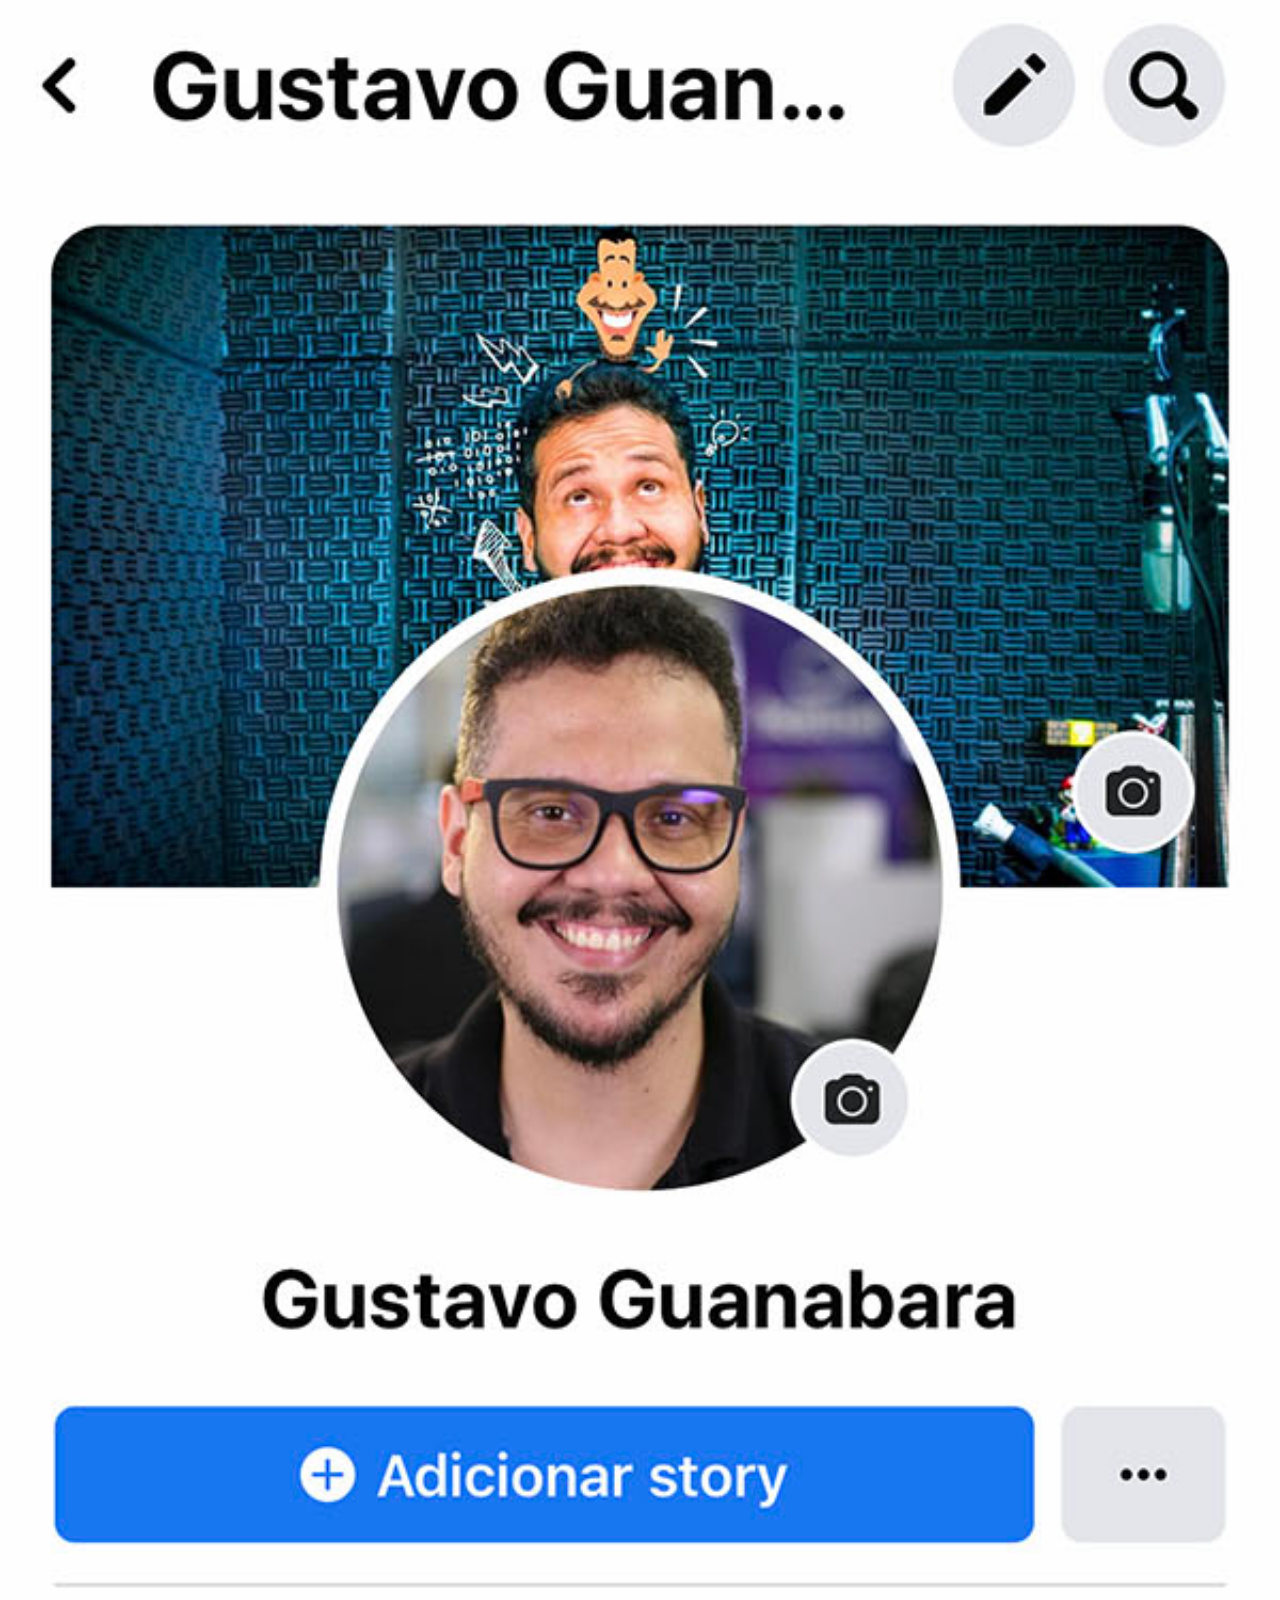
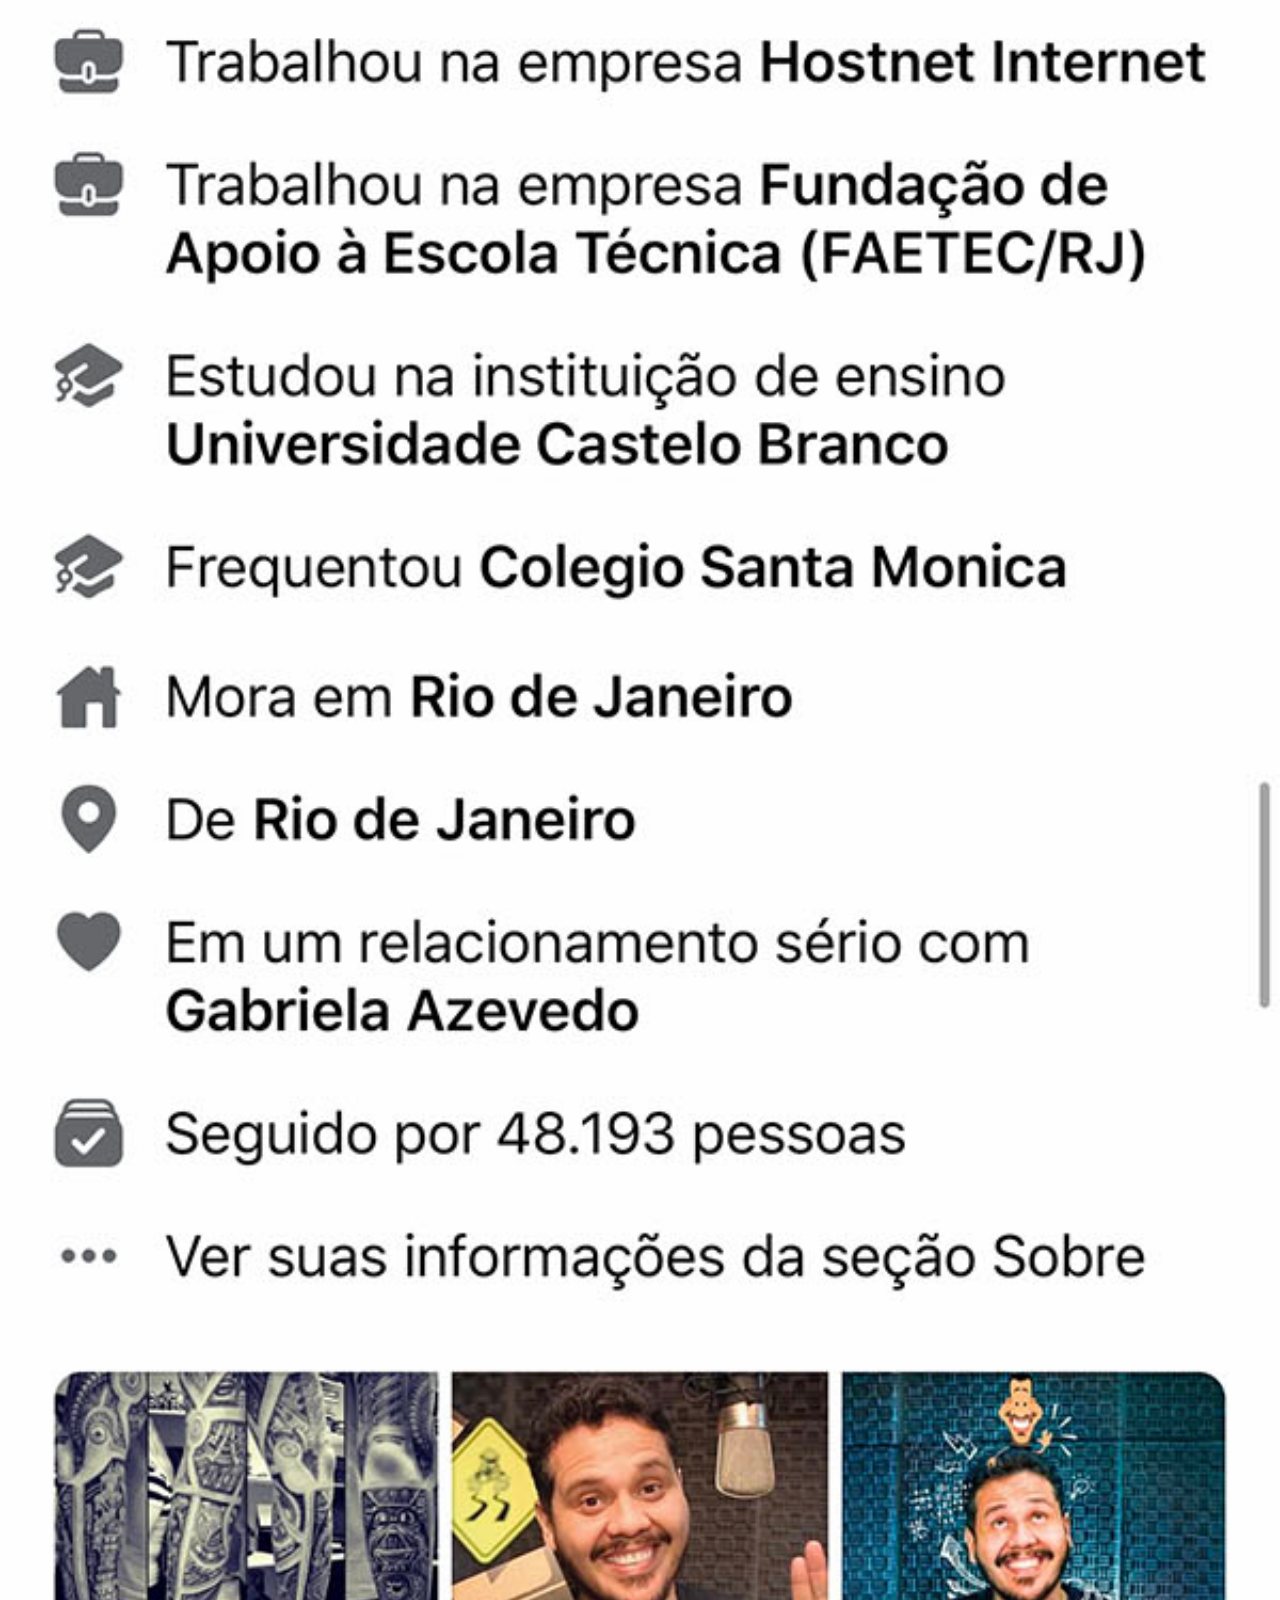
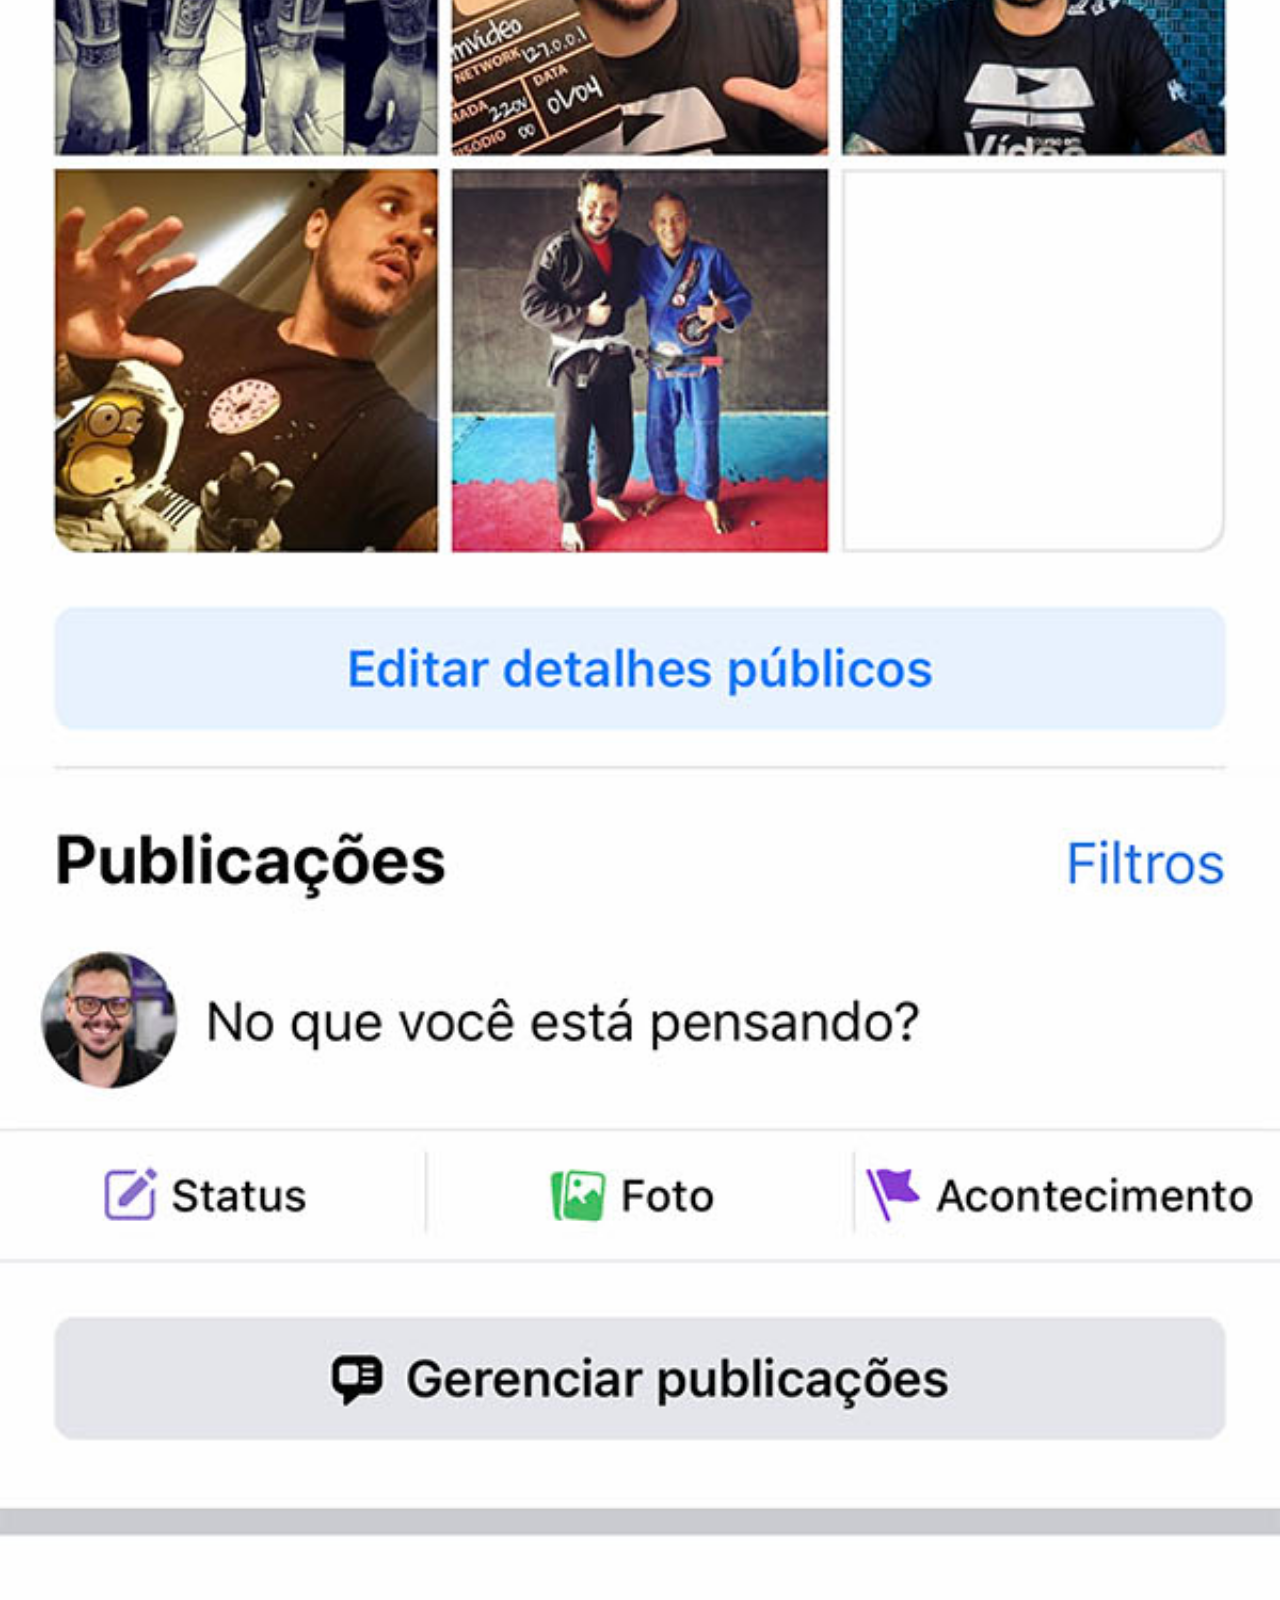
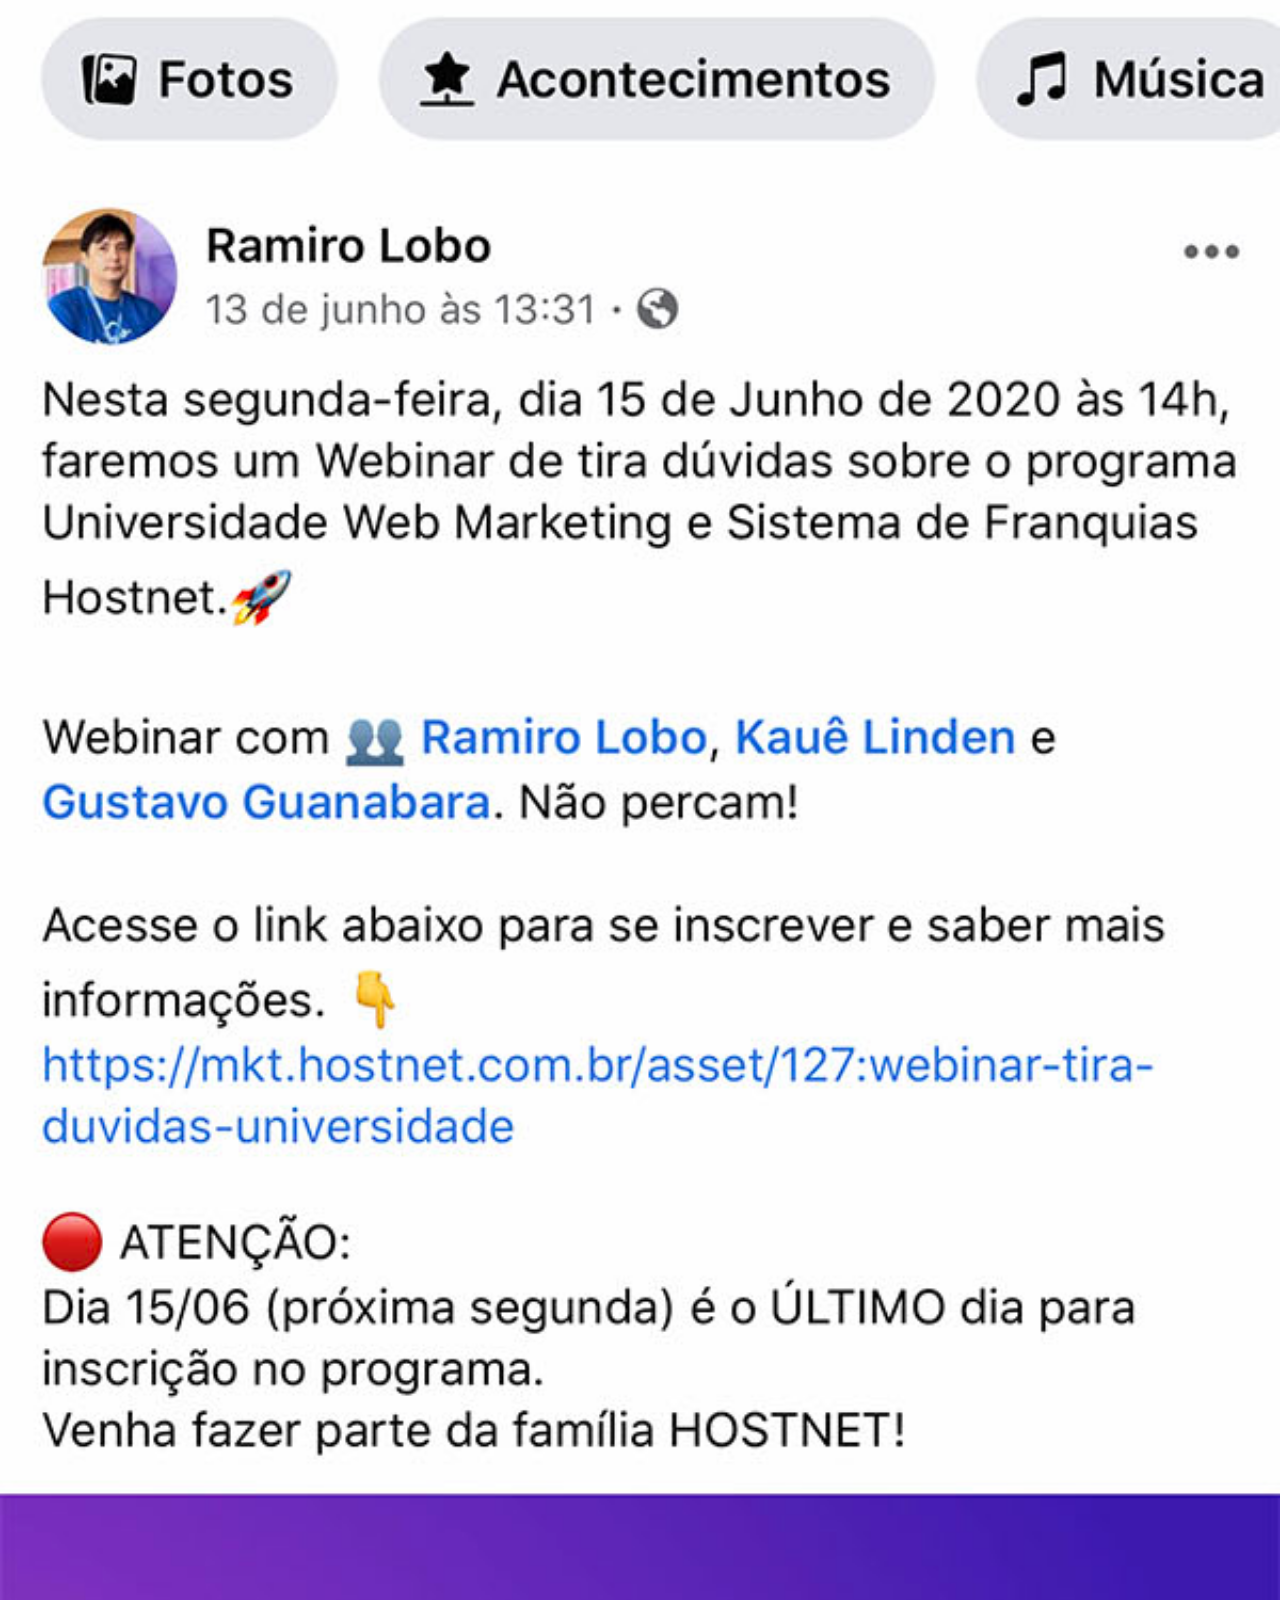
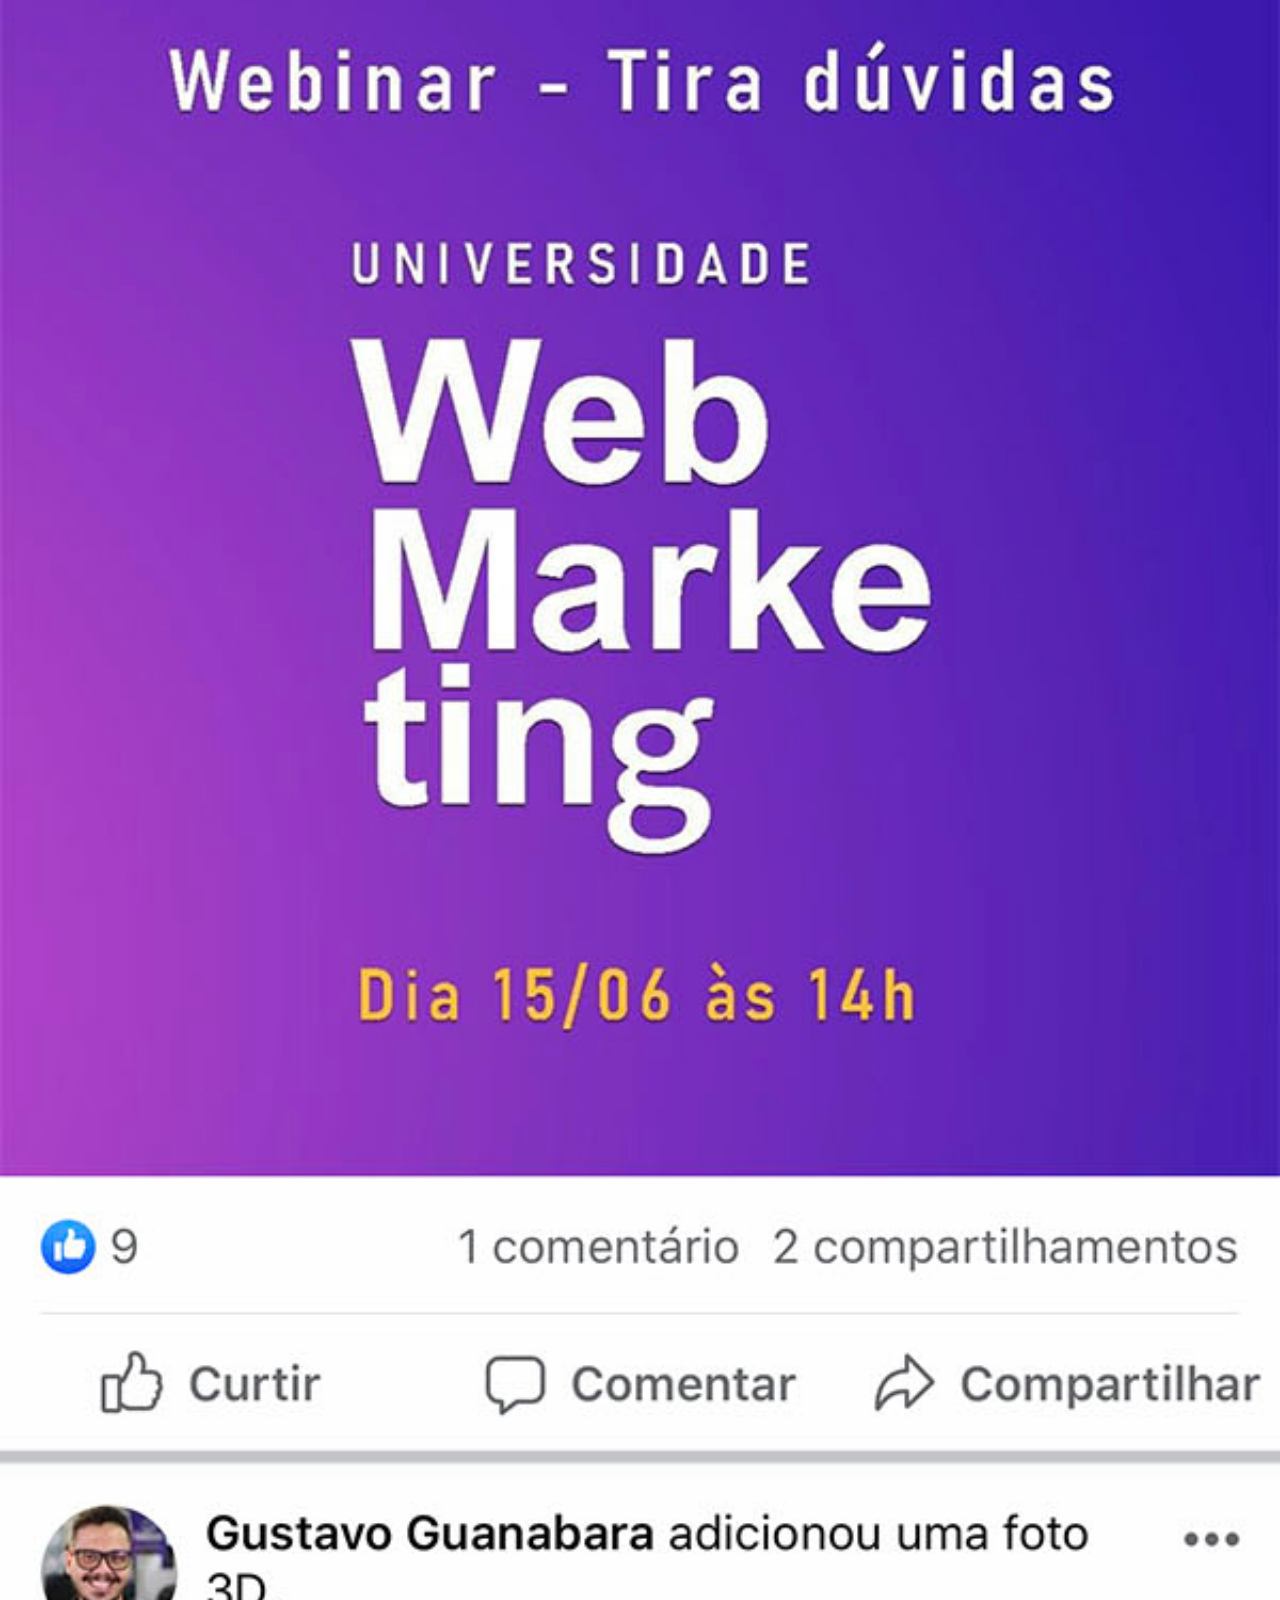
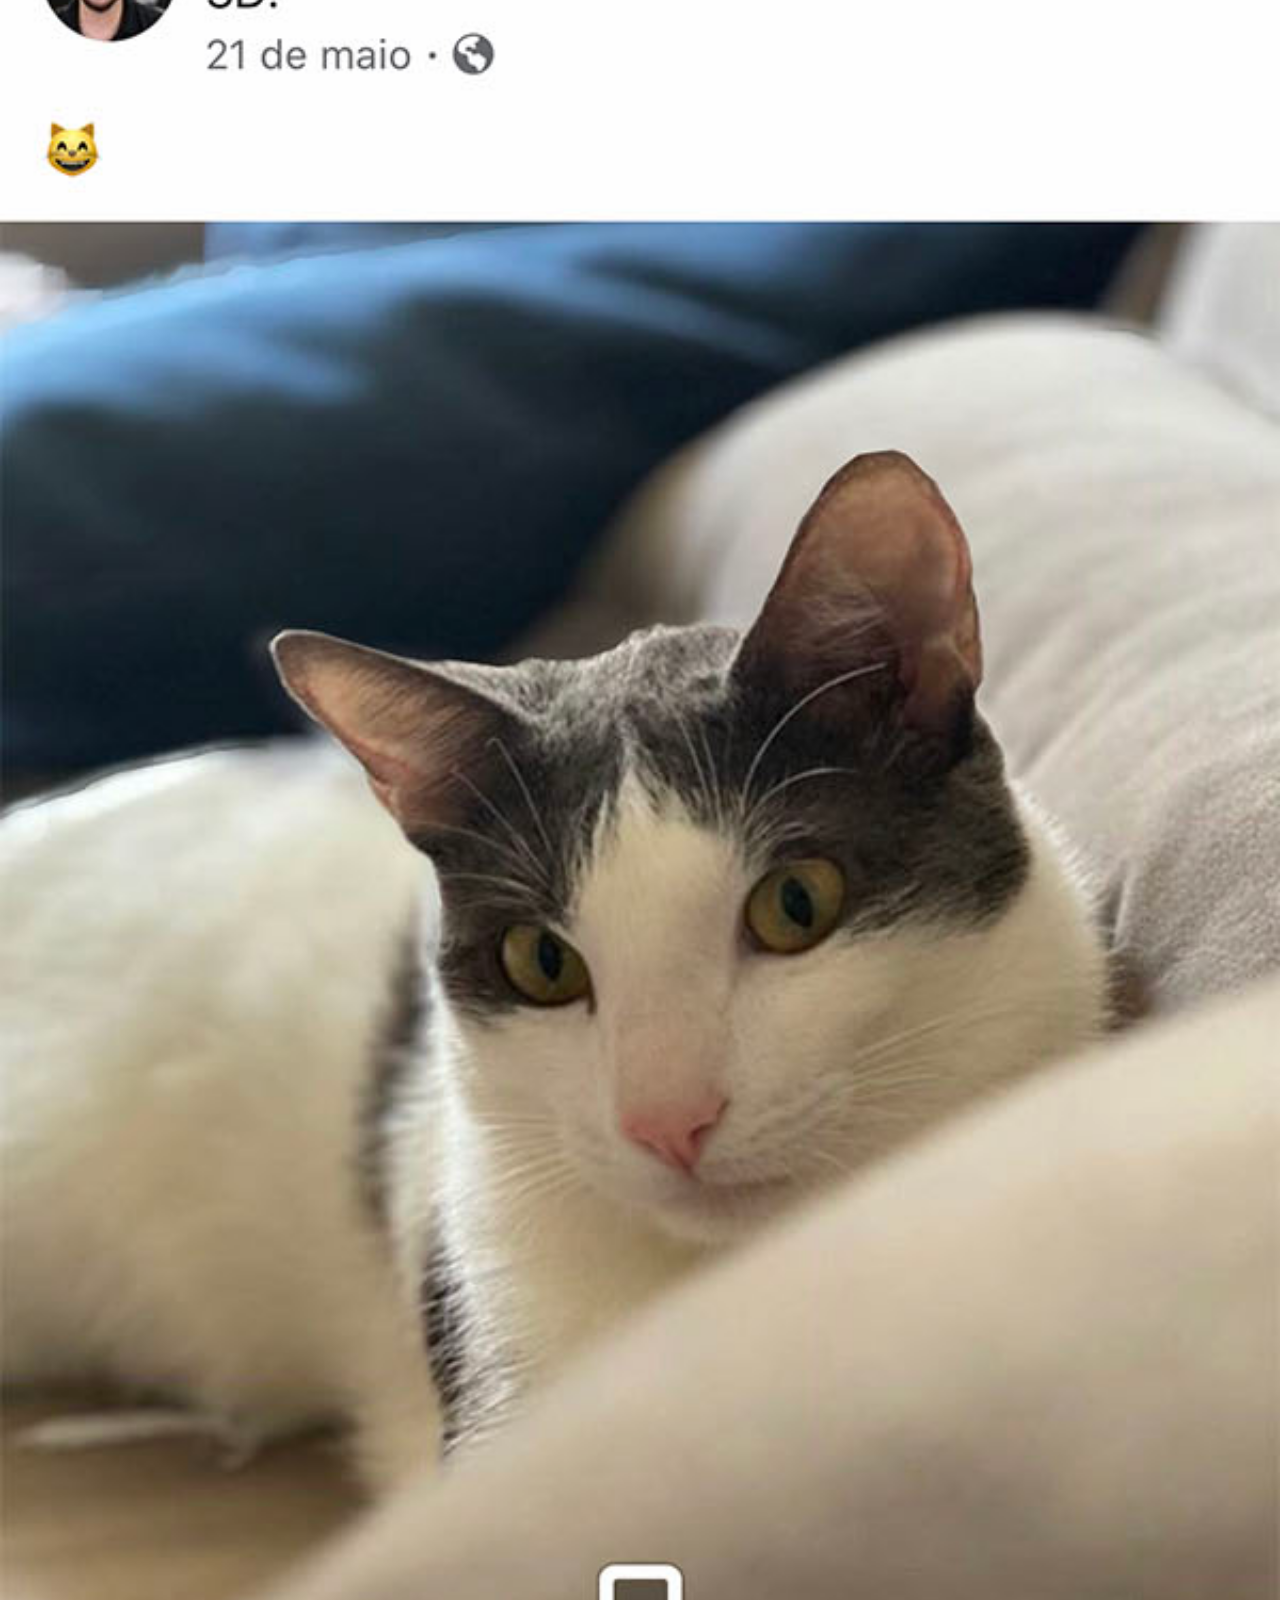
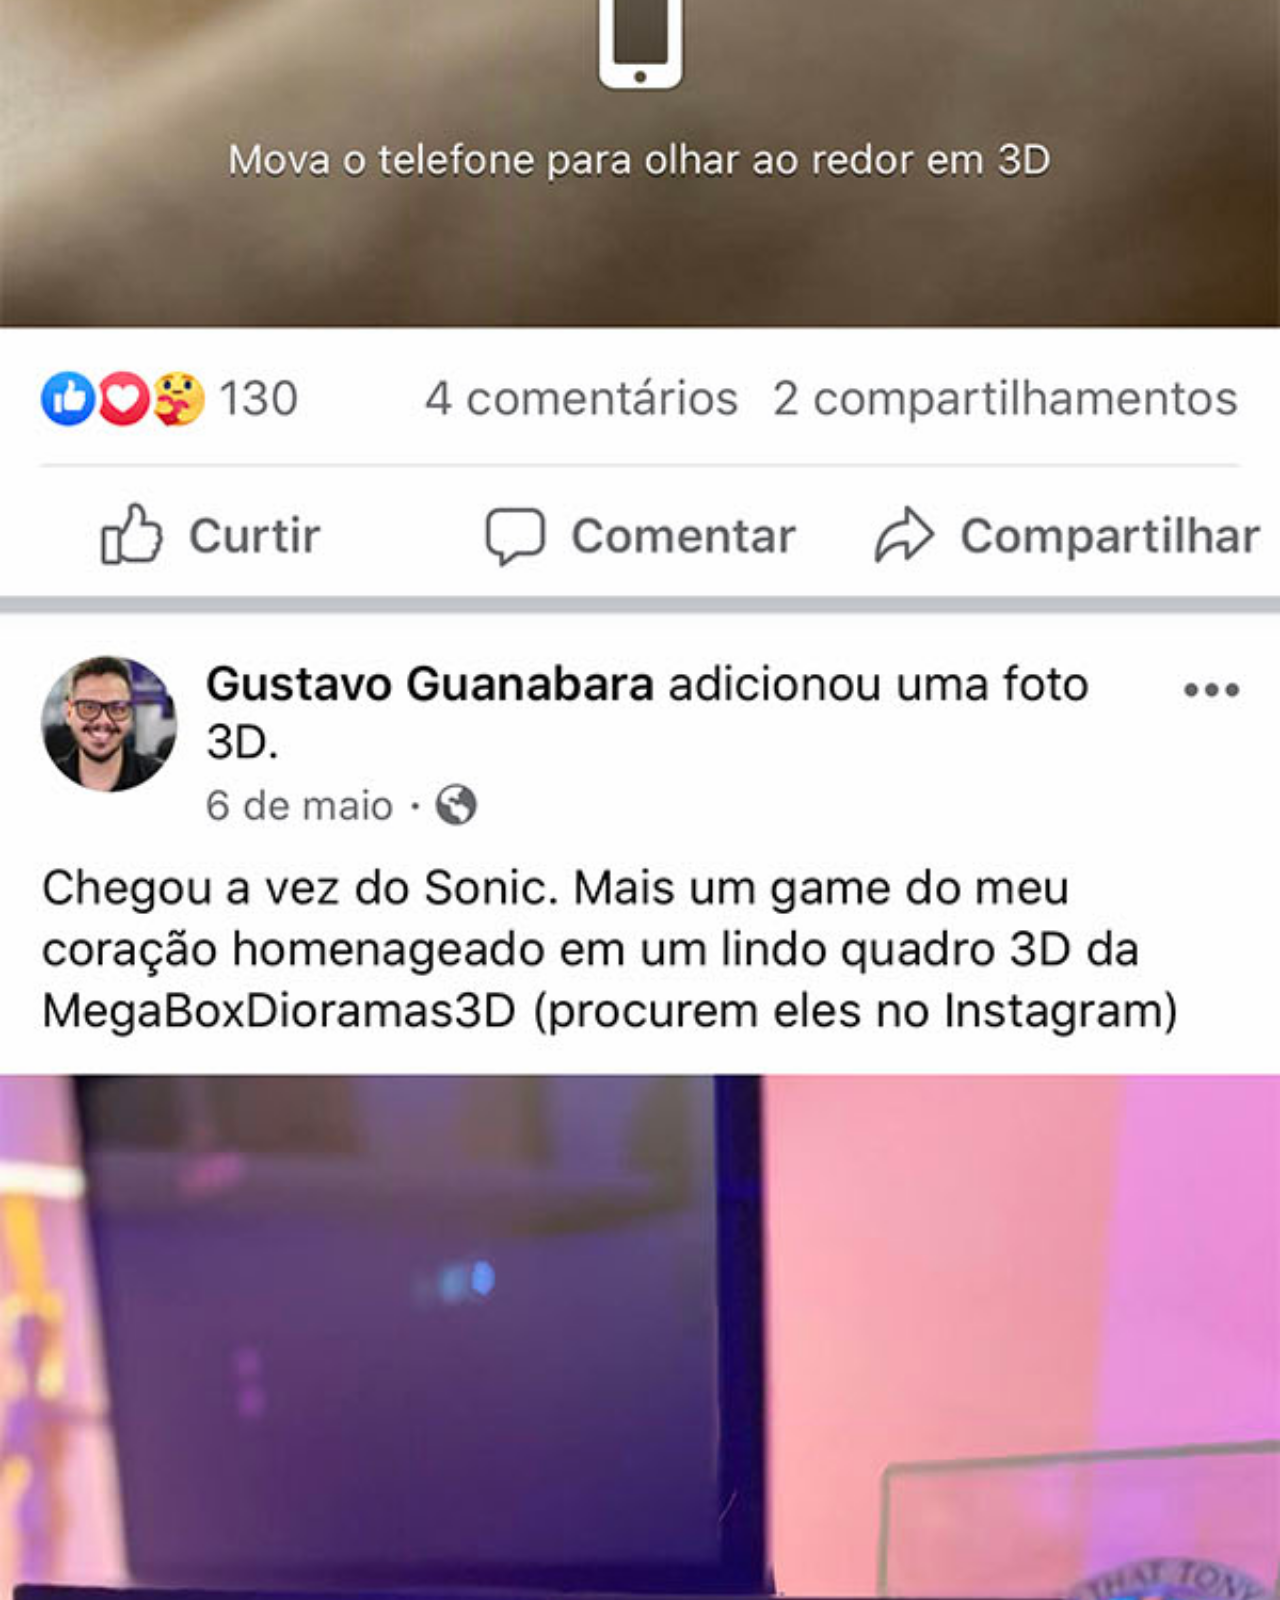
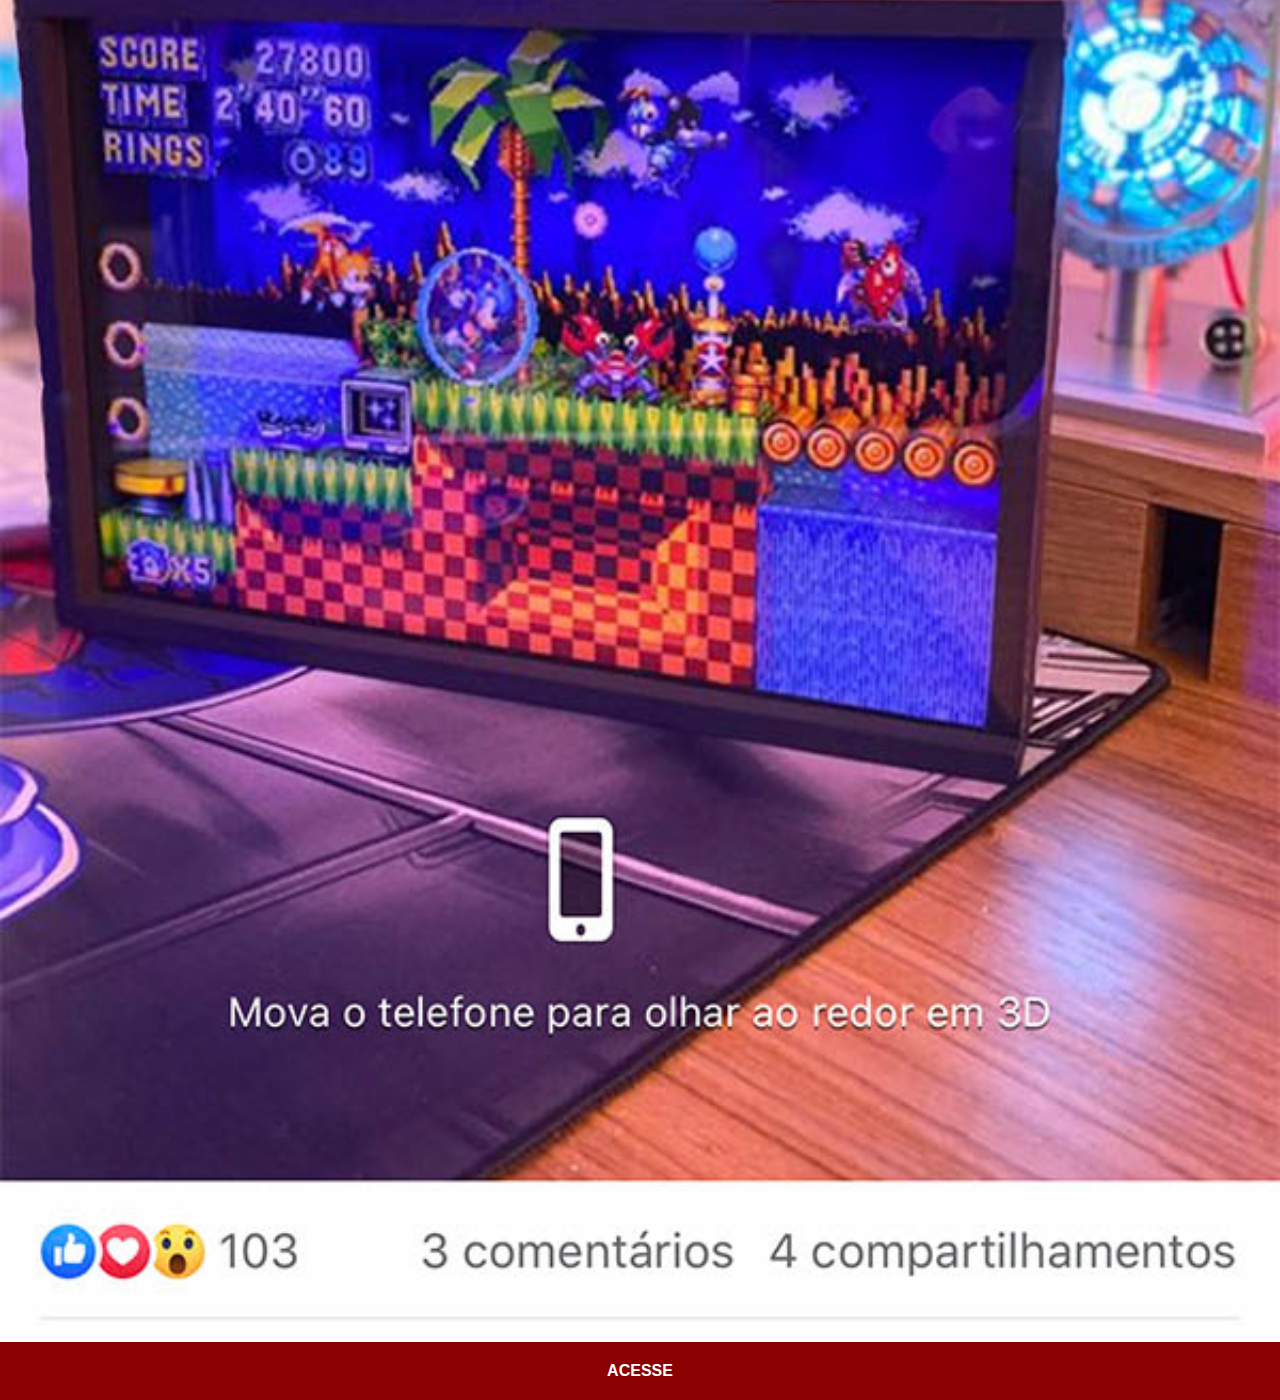
<file: facebook.html>
<!DOCTYPE html>
<html lang="pt-br">
<head>
    <meta charset="UTF-8">
    <meta http-equiv="X-UA-Compatible" content="IE=edge">
    <meta name="viewport" content="width=device-width, initial-scale=1.0">
    <title>Facebook</title>
    <link rel="stylesheet" href="estilos/social.css">
</head>
<body>
    <img src="imagens/tela-facebook.jpg" alt="Facebook">
    <a href="https://www.facebook.com/mari.jhulyan/" target="_blank">ACESSE</a>
</body>
</html>
</file>
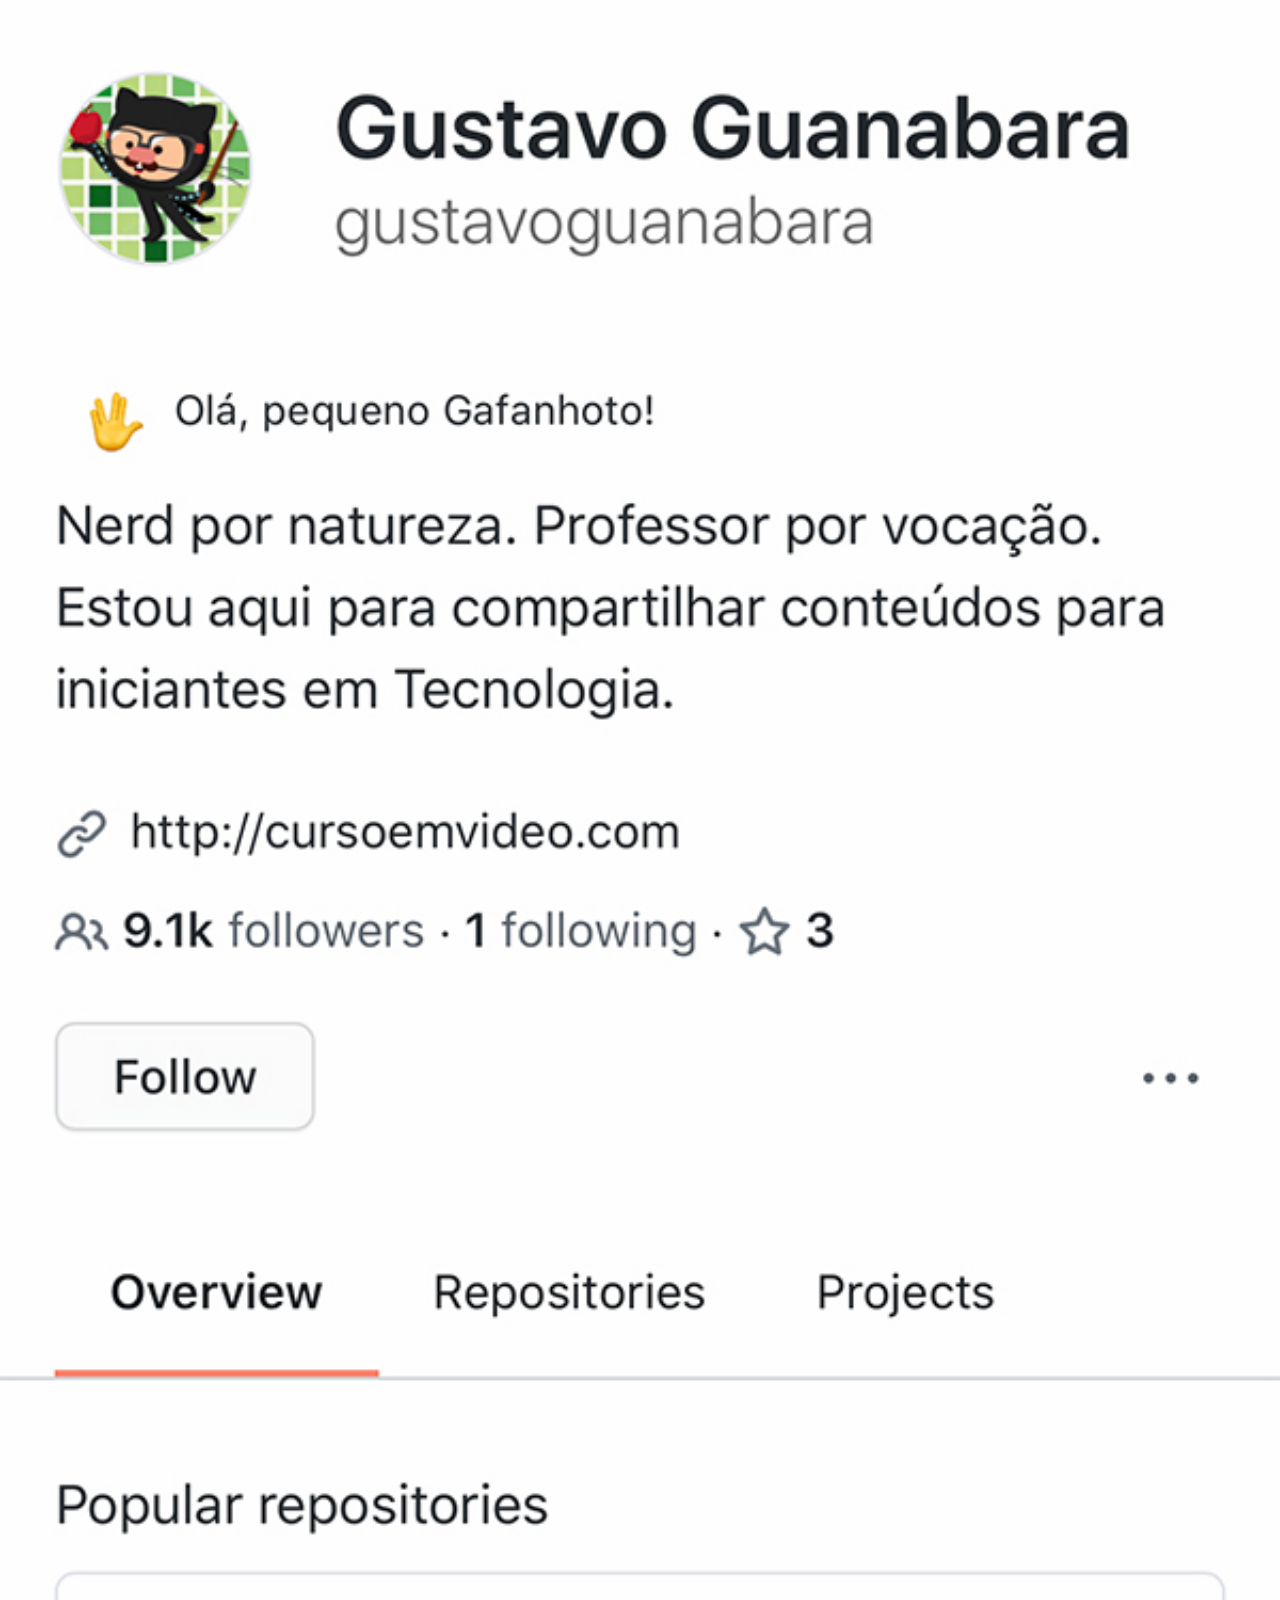
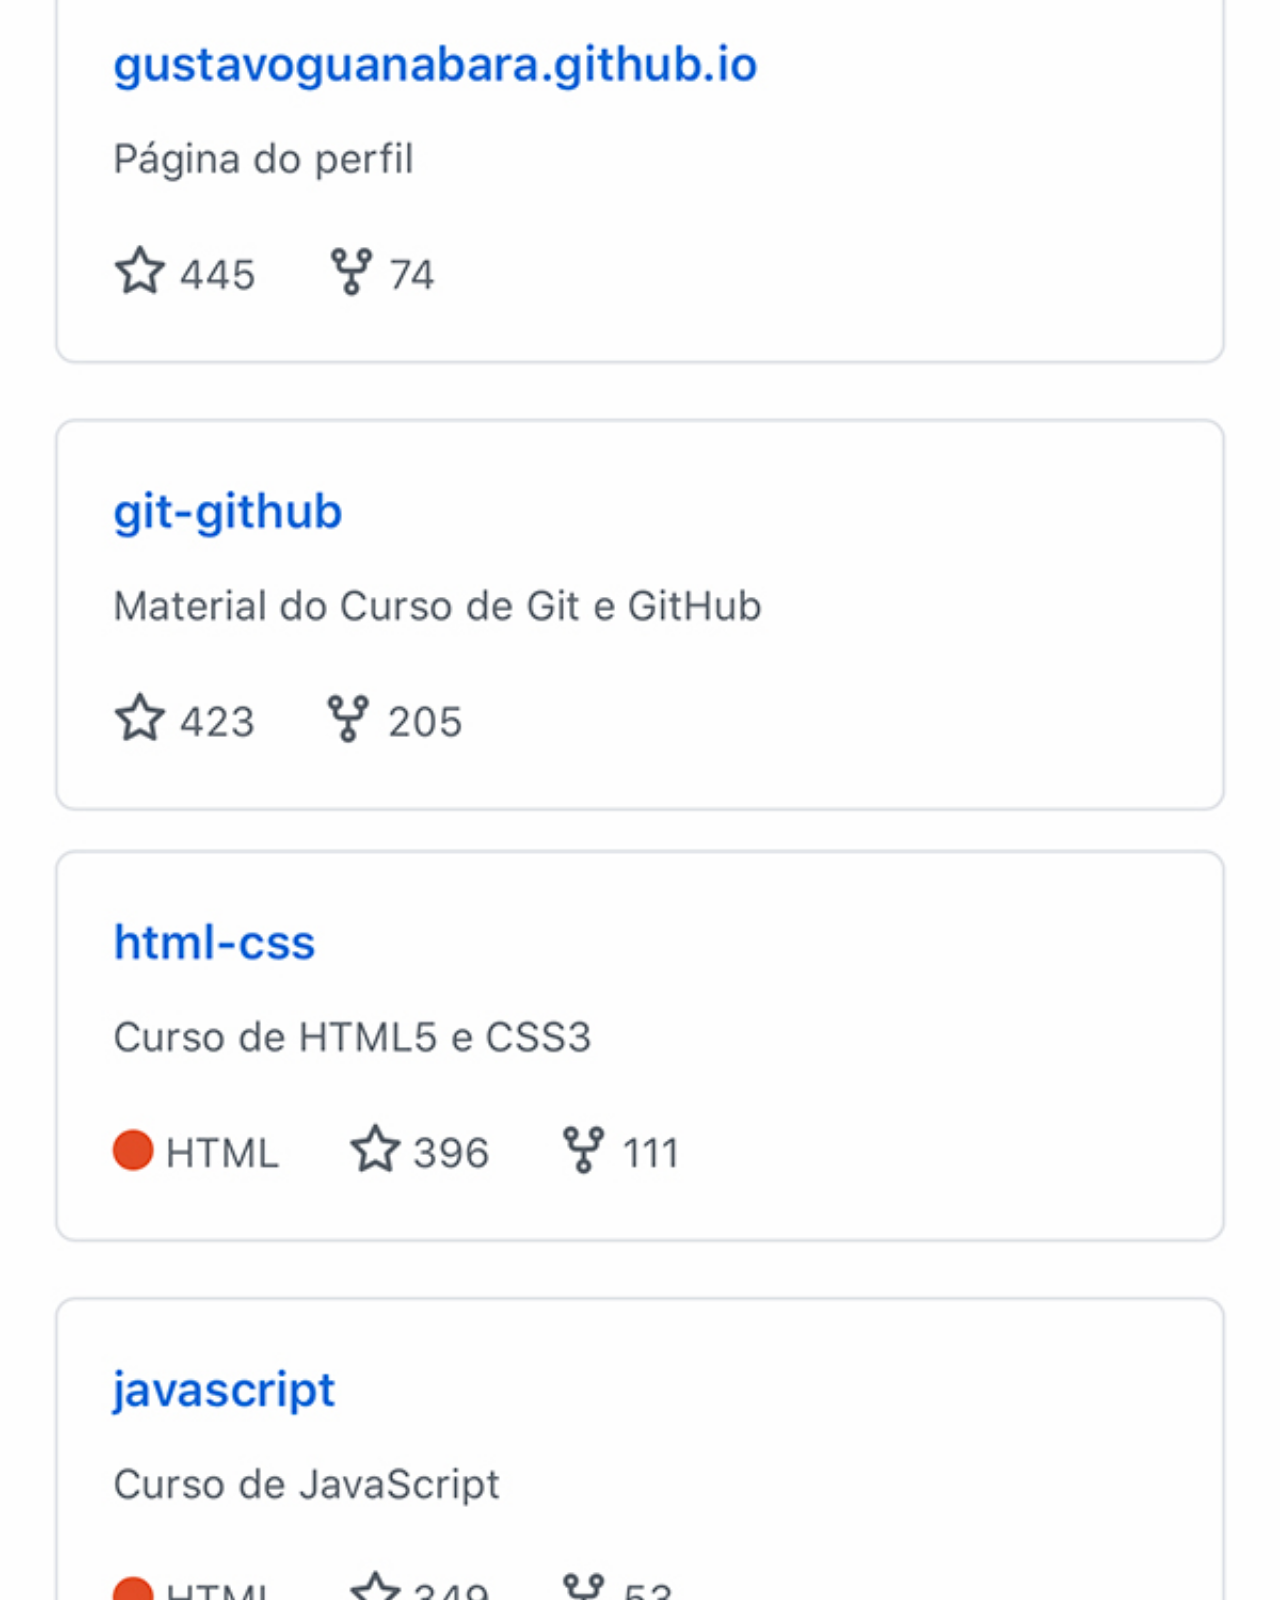
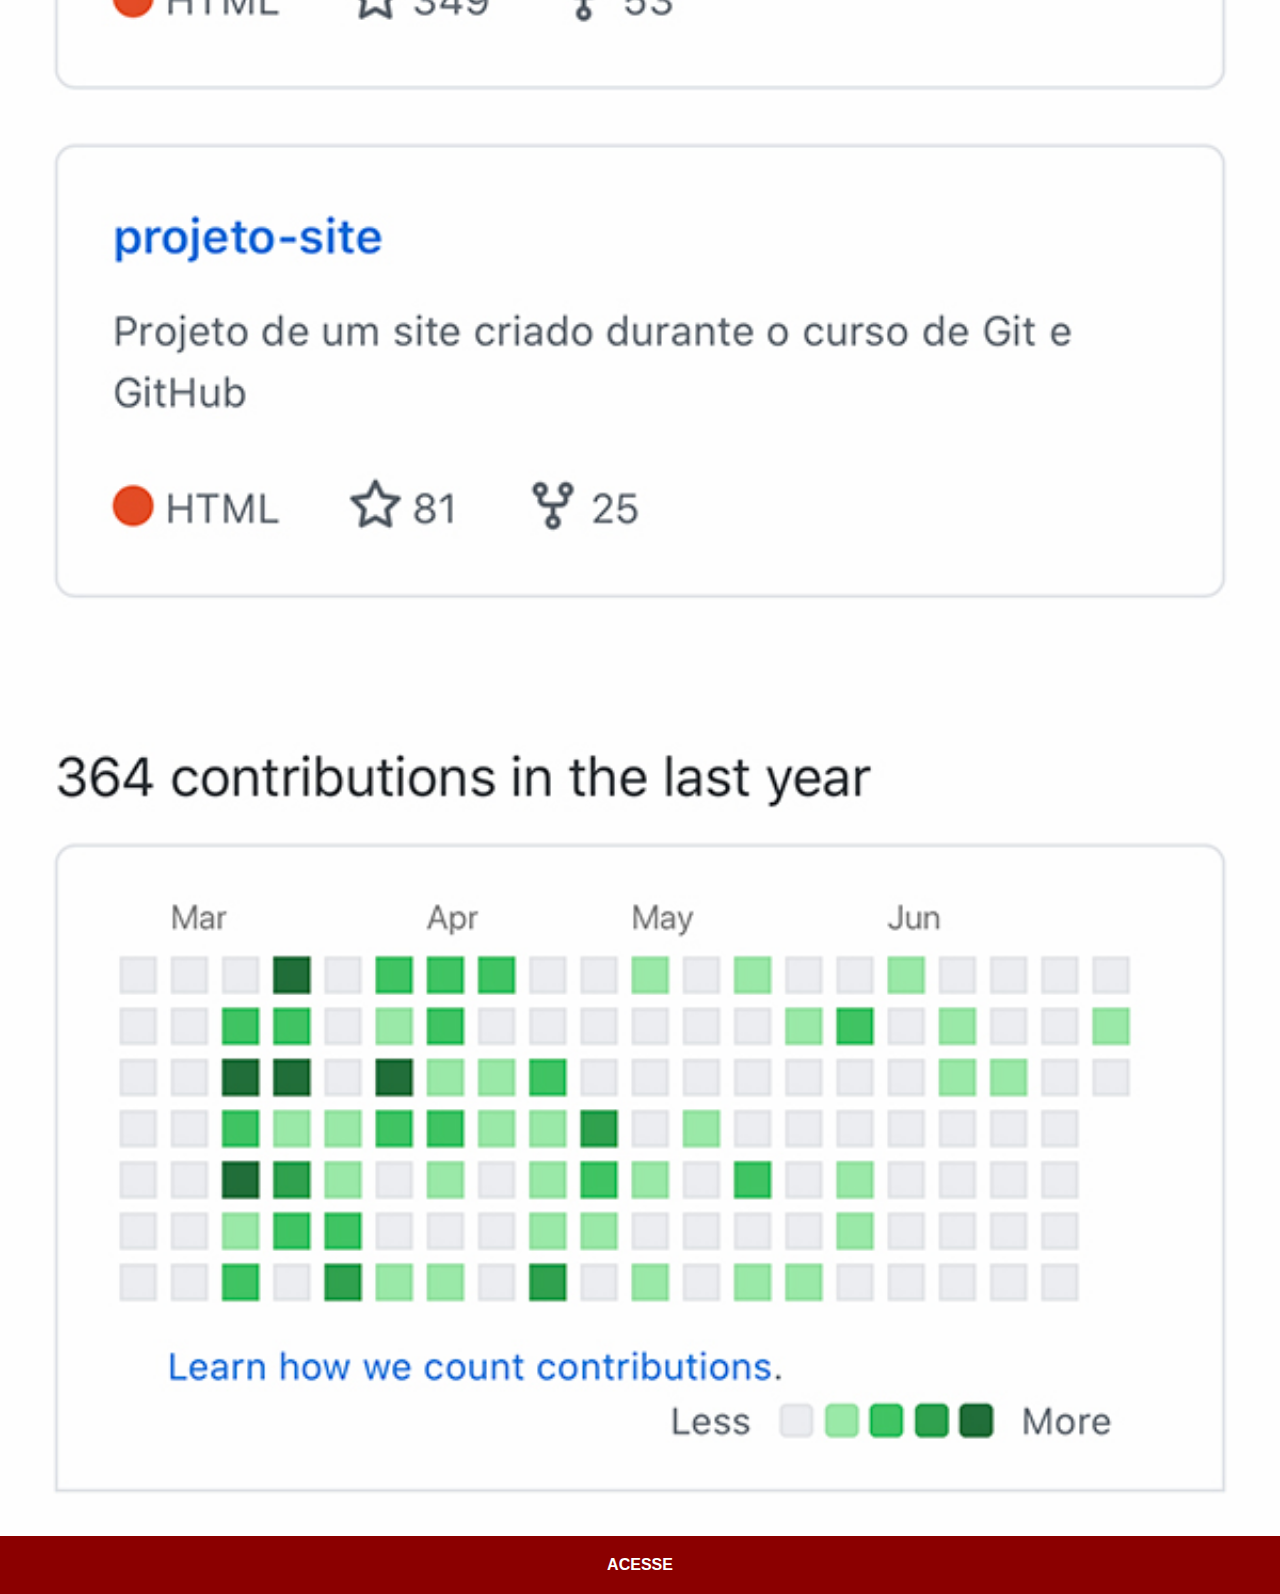
<file: github.html>
<!DOCTYPE html>
<html lang="pt-br">
<head>
    <meta charset="UTF-8">
    <meta http-equiv="X-UA-Compatible" content="IE=edge">
    <meta name="viewport" content="width=device-width, initial-scale=1.0">
    <title>GitHub</title>
    <link rel="stylesheet" href="estilos/social.css">
</head>
<body>
    <img src="imagens/tela-github.jpg" alt="GitHub">
    <a href="https://github.com/Nathan-Rodrigues0" target="_blank">ACESSE</a>
</body>
</html>
</file>
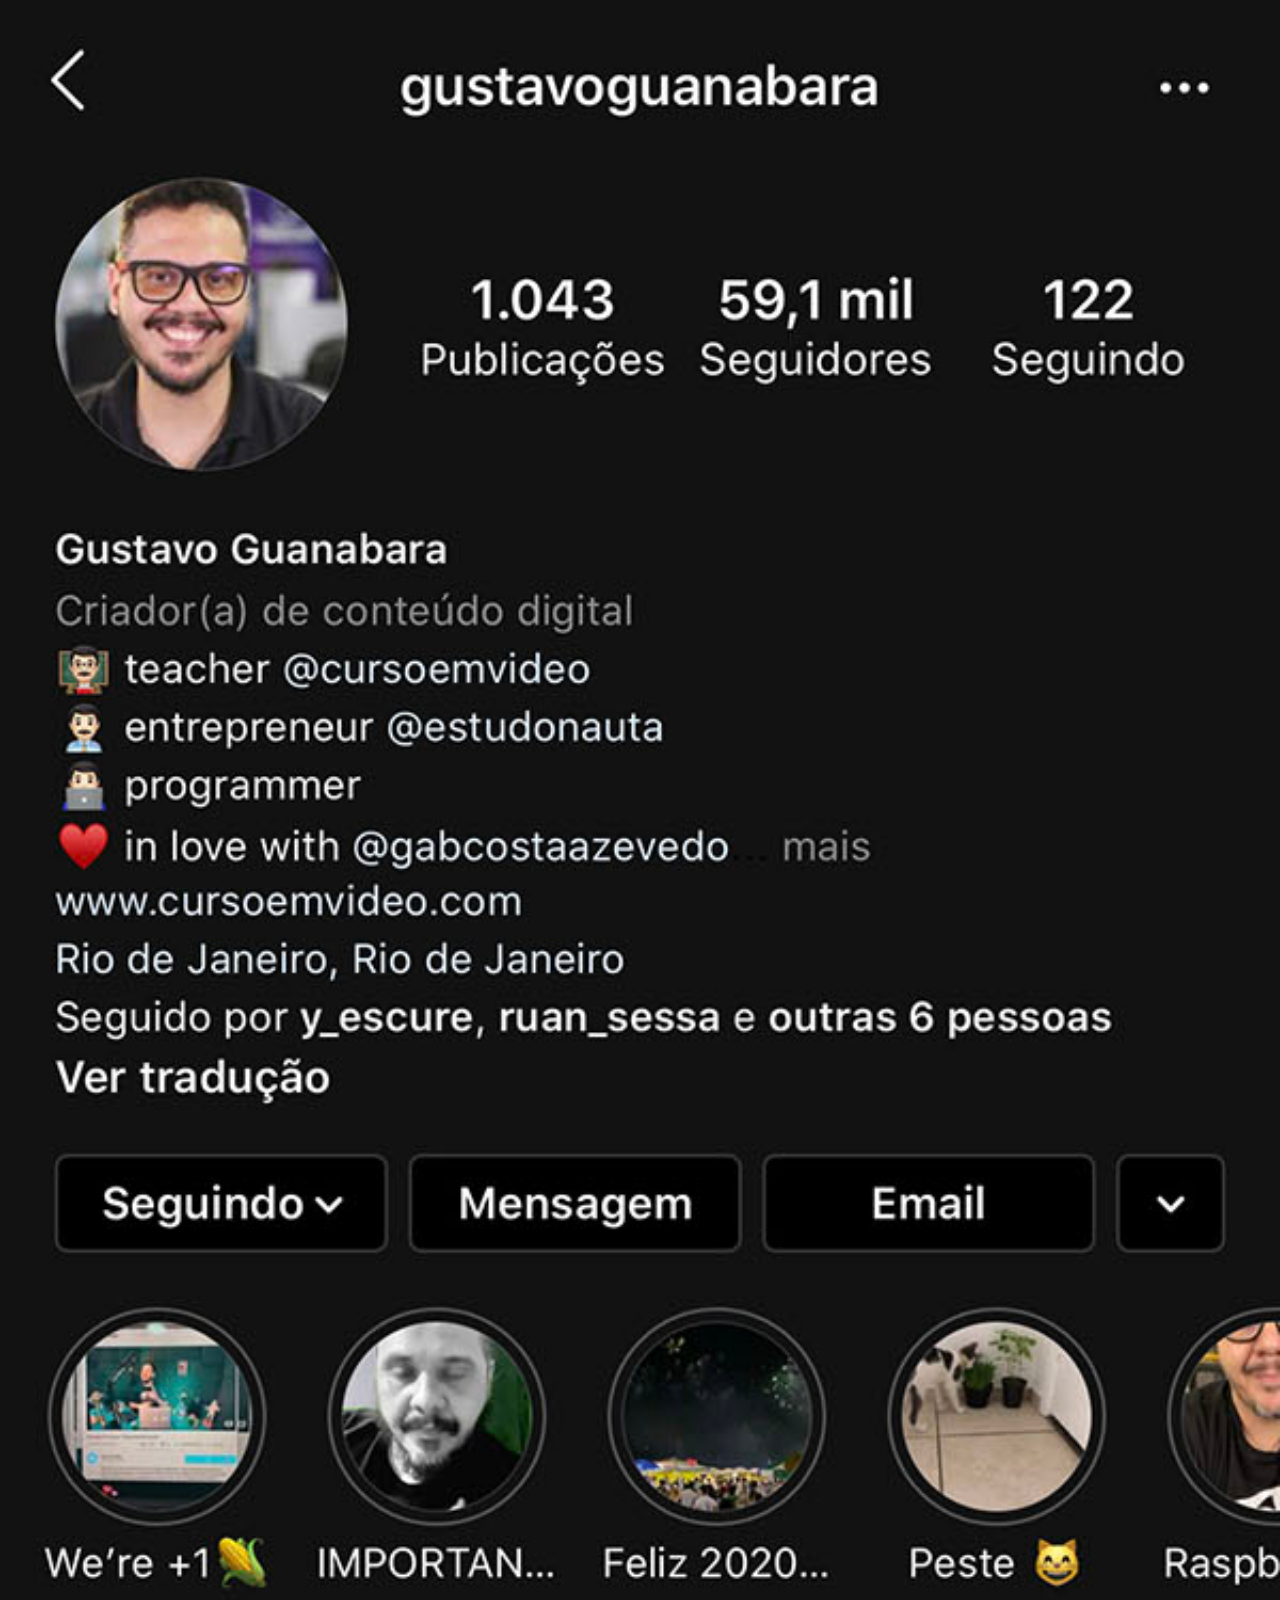
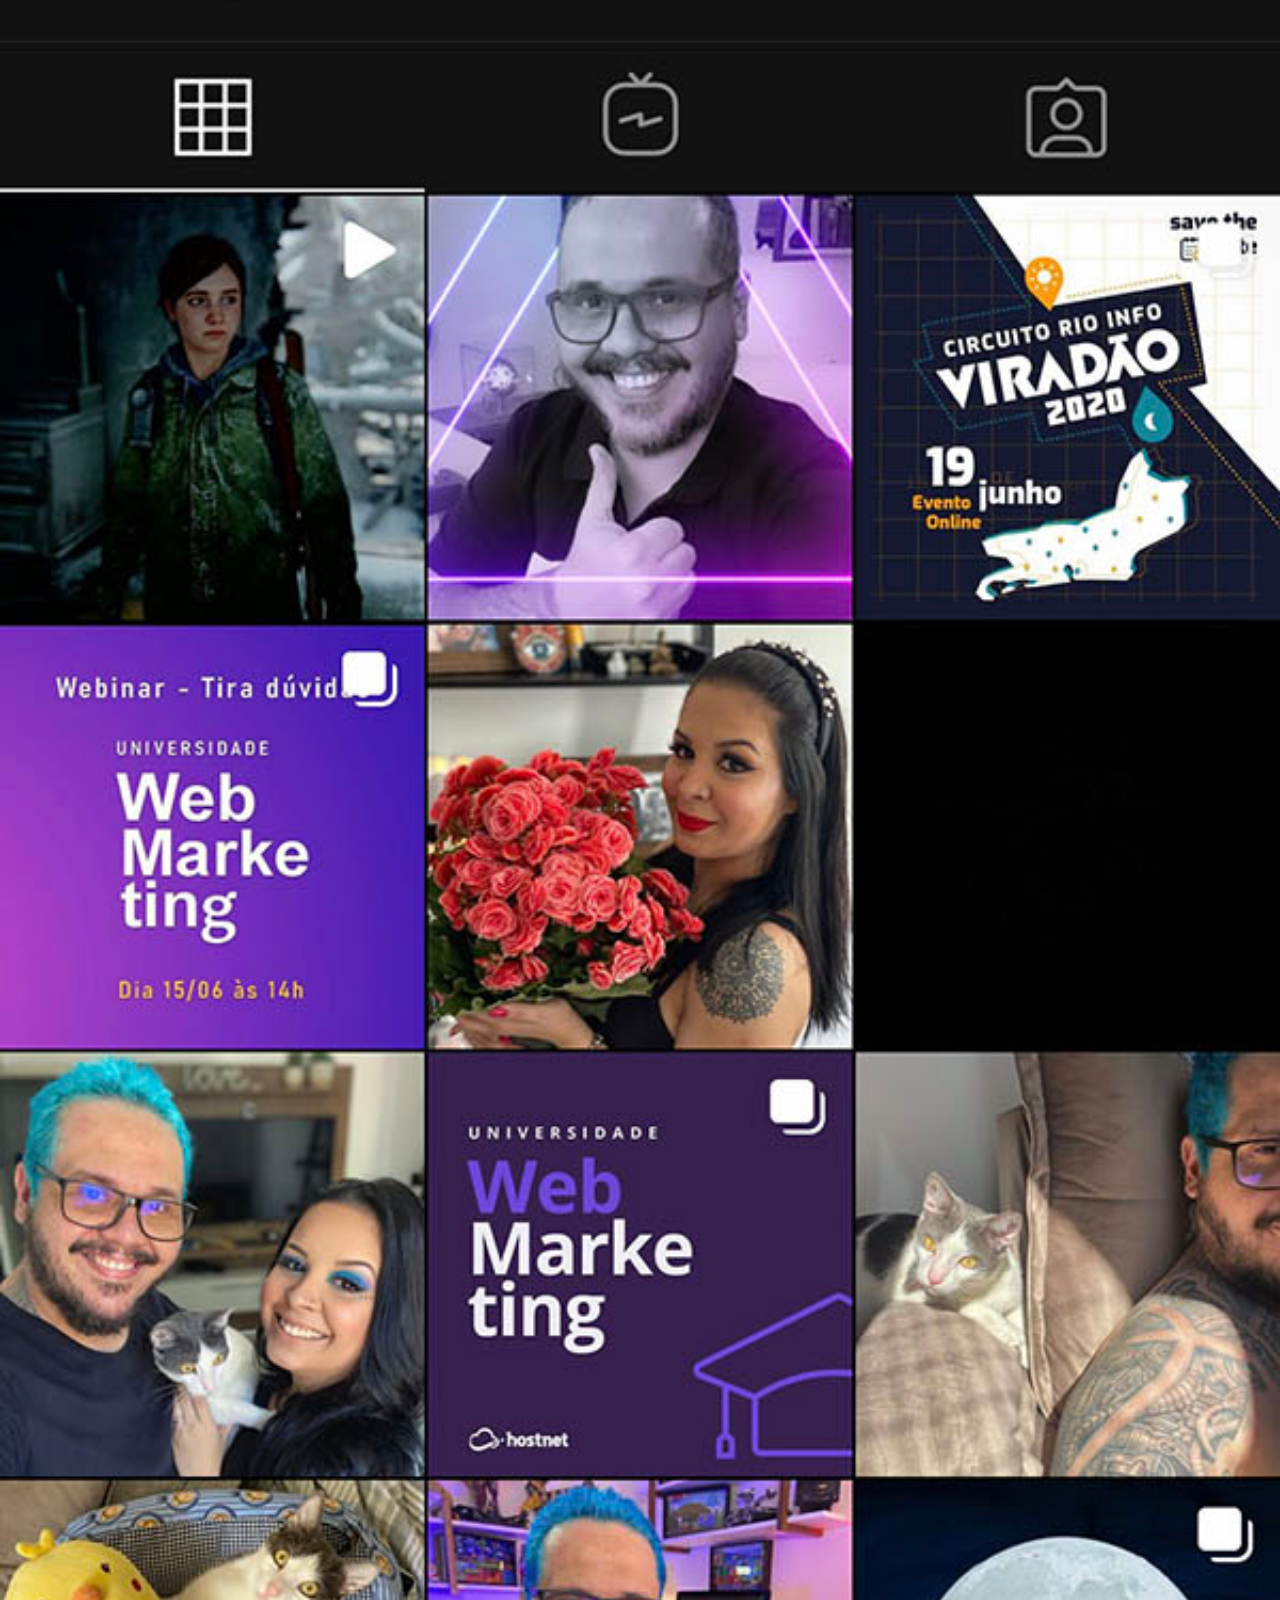
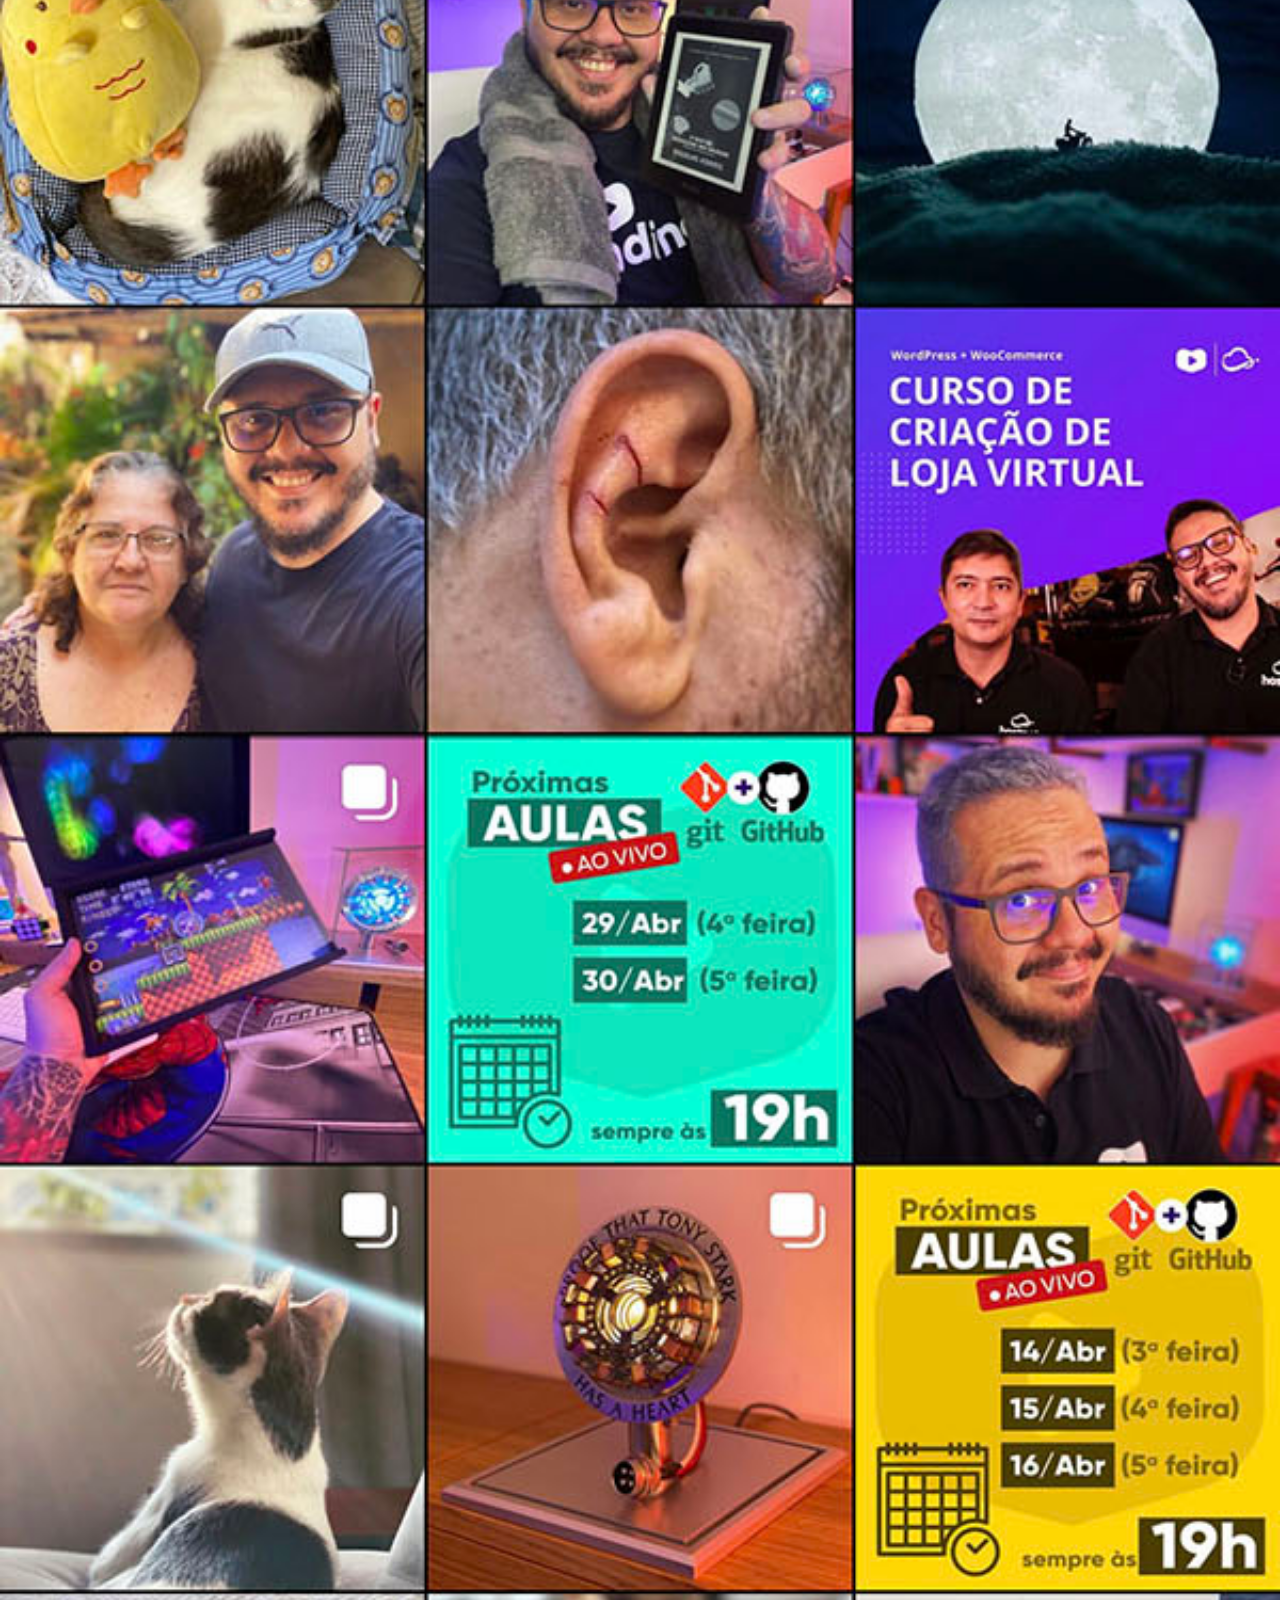
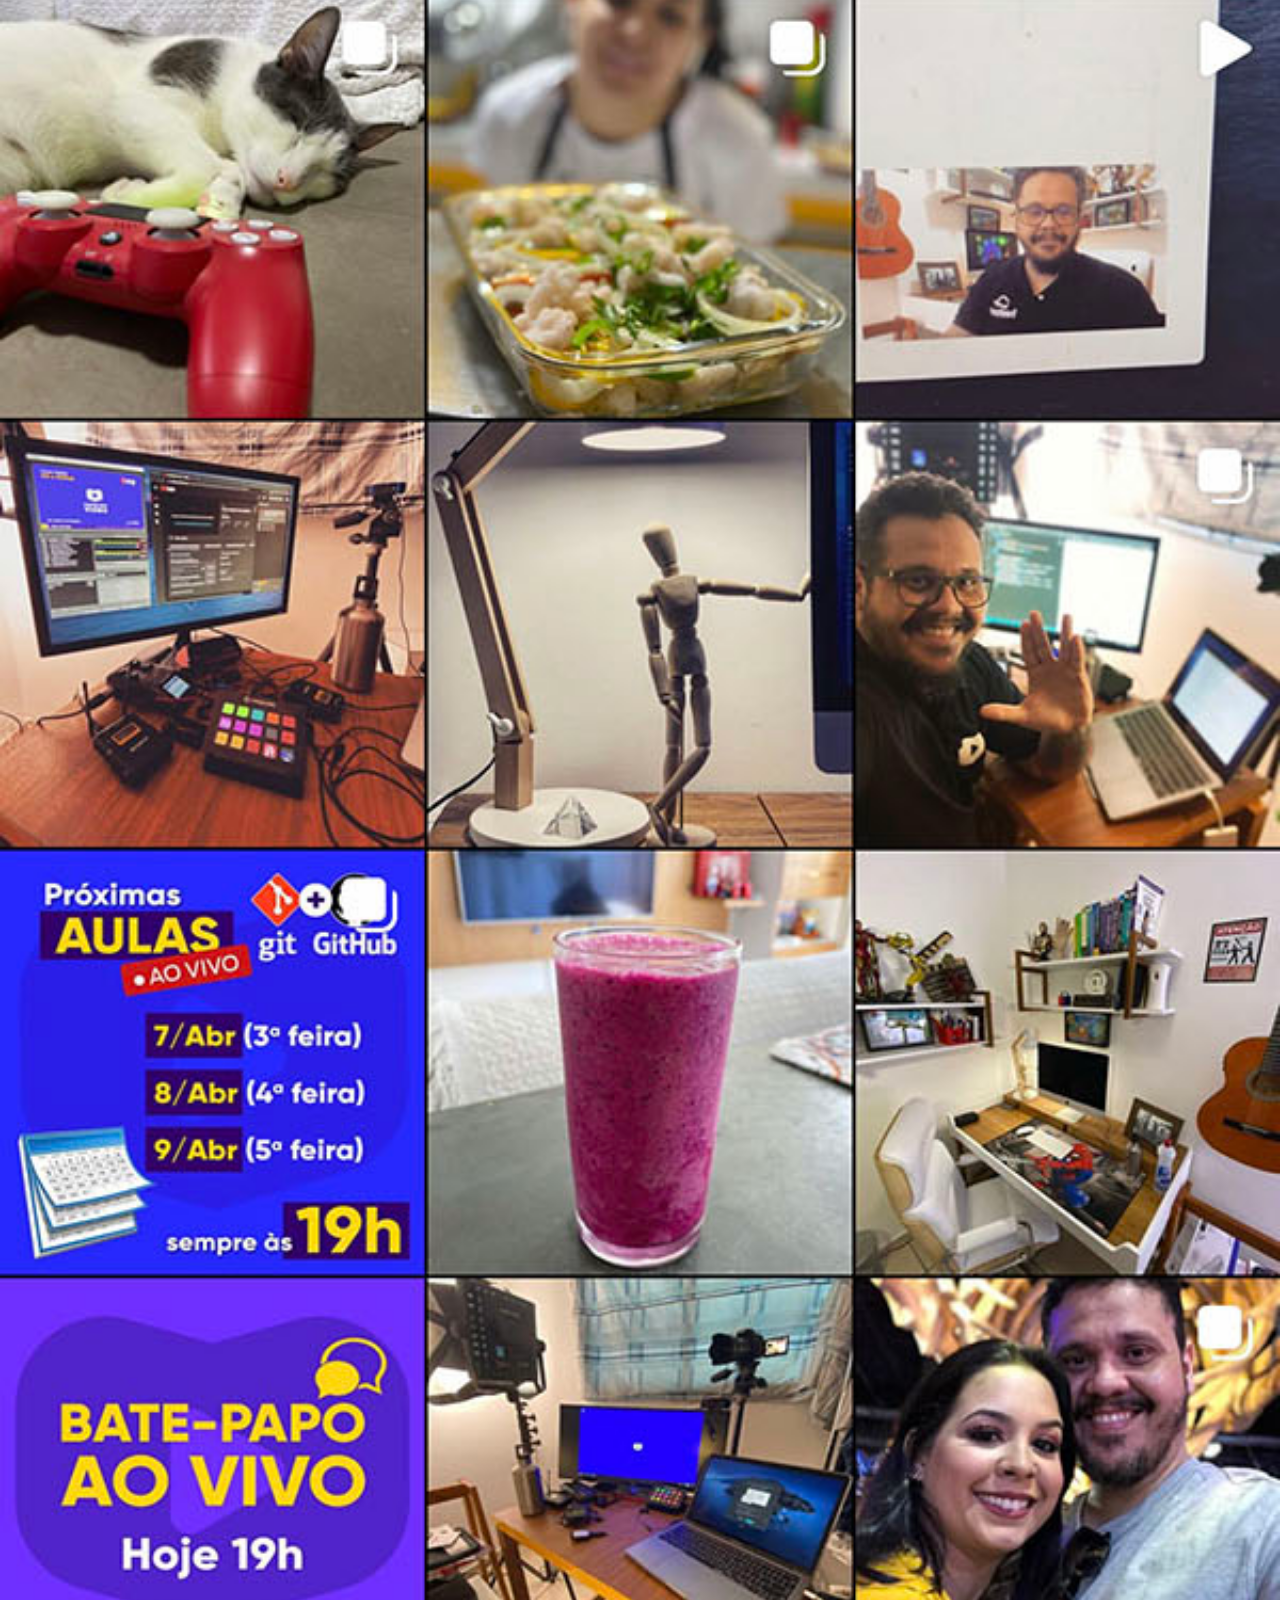
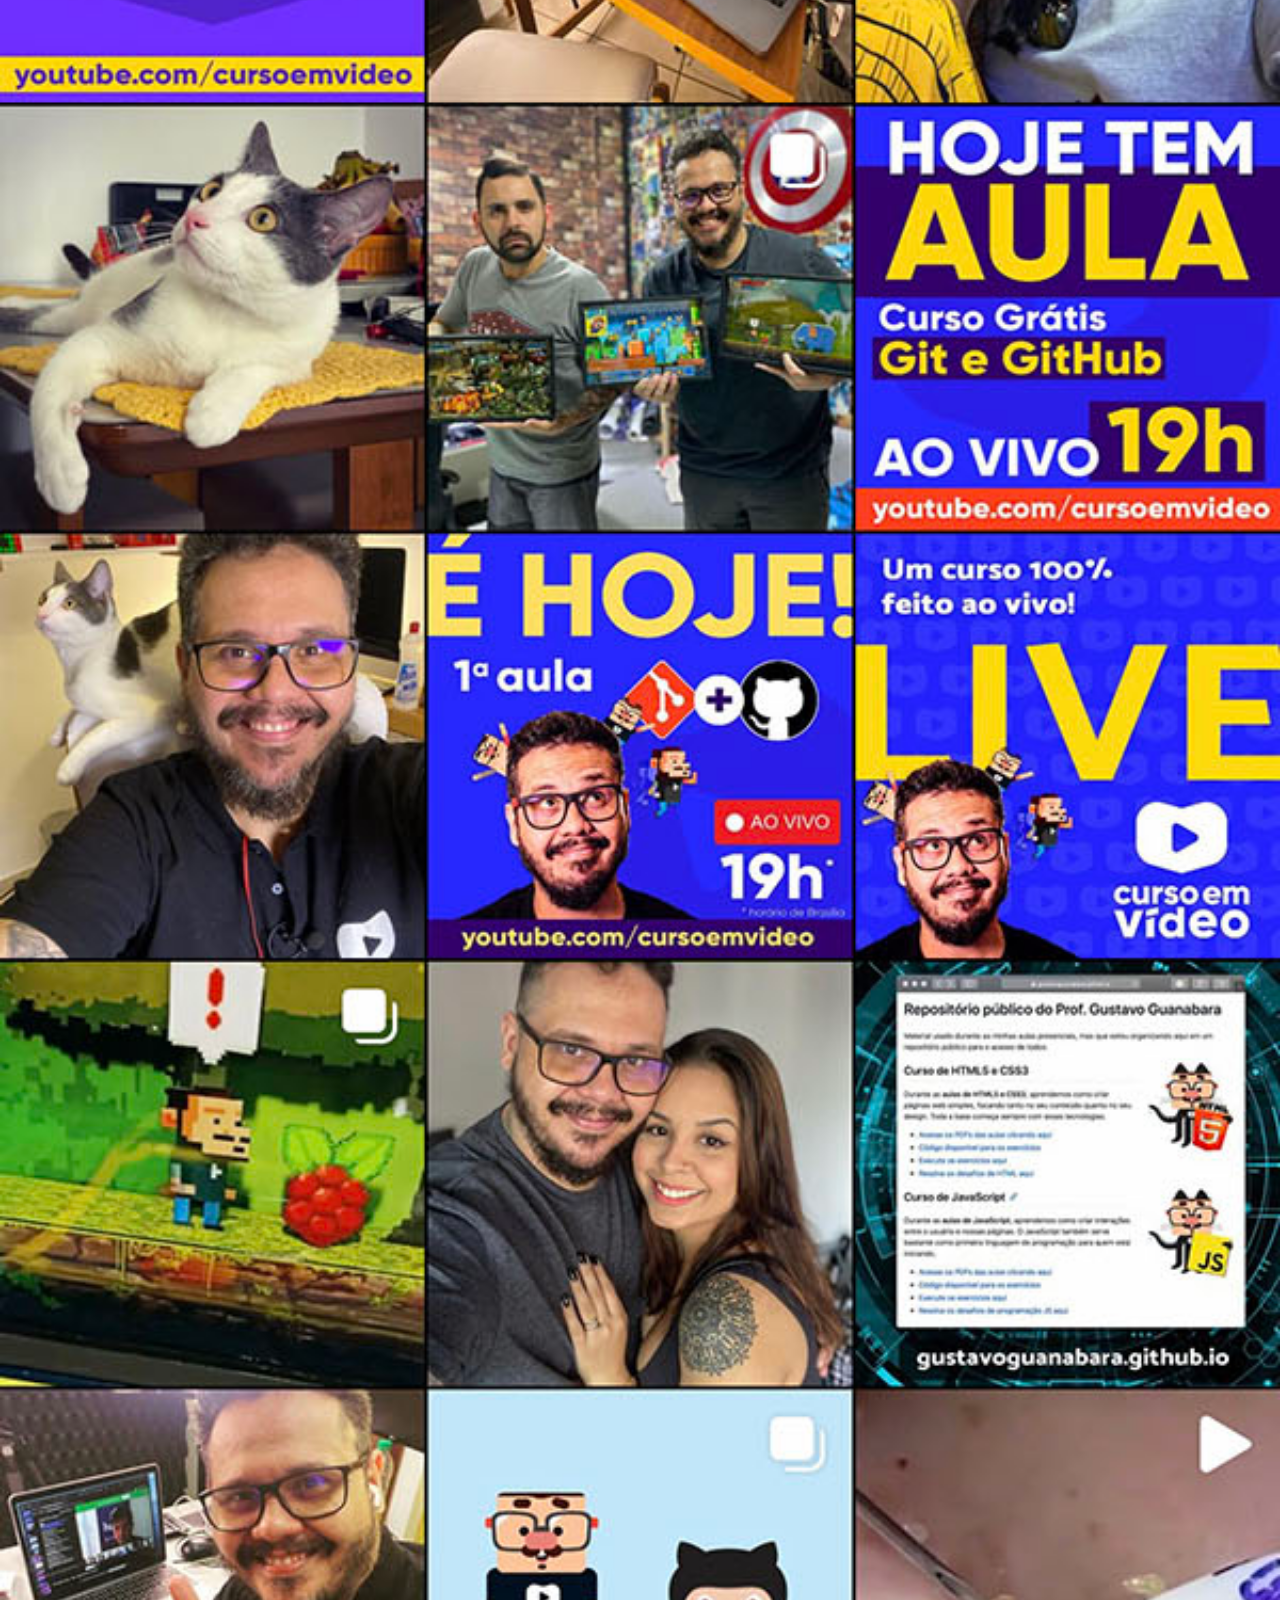
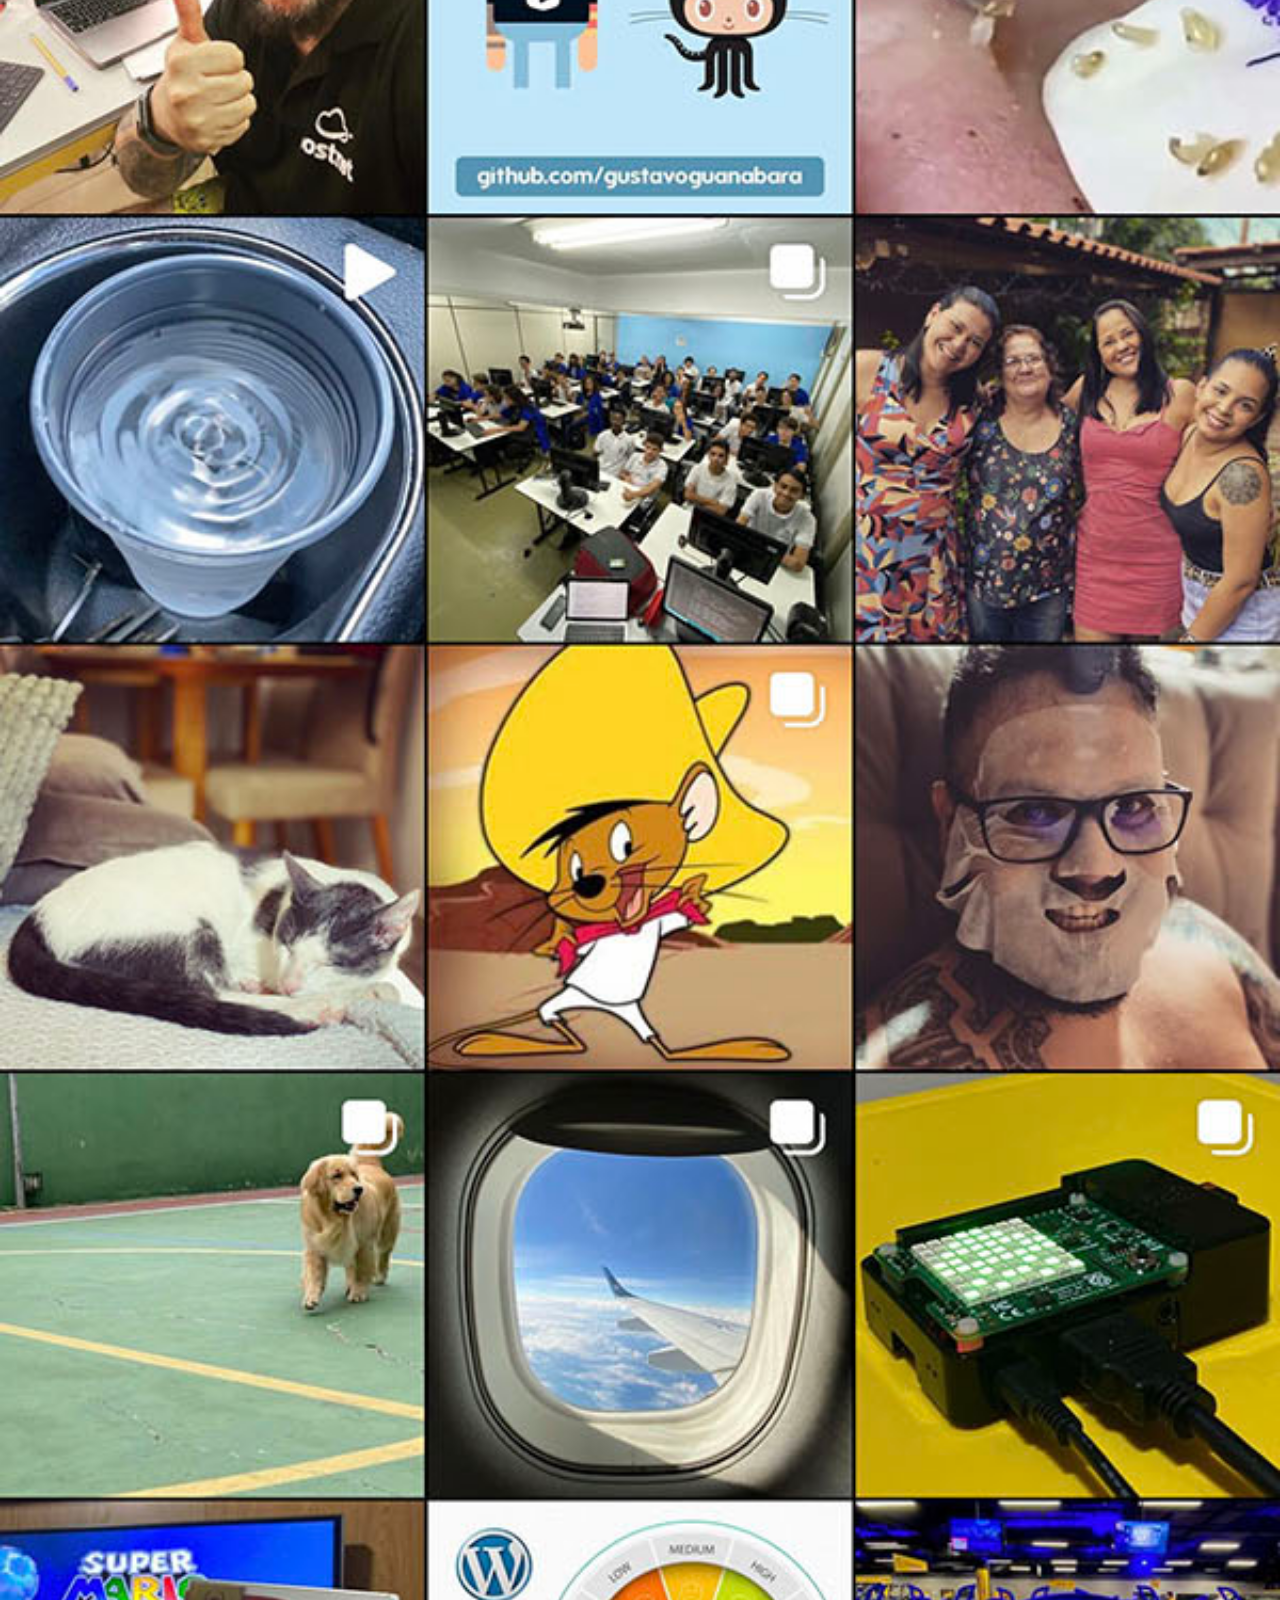
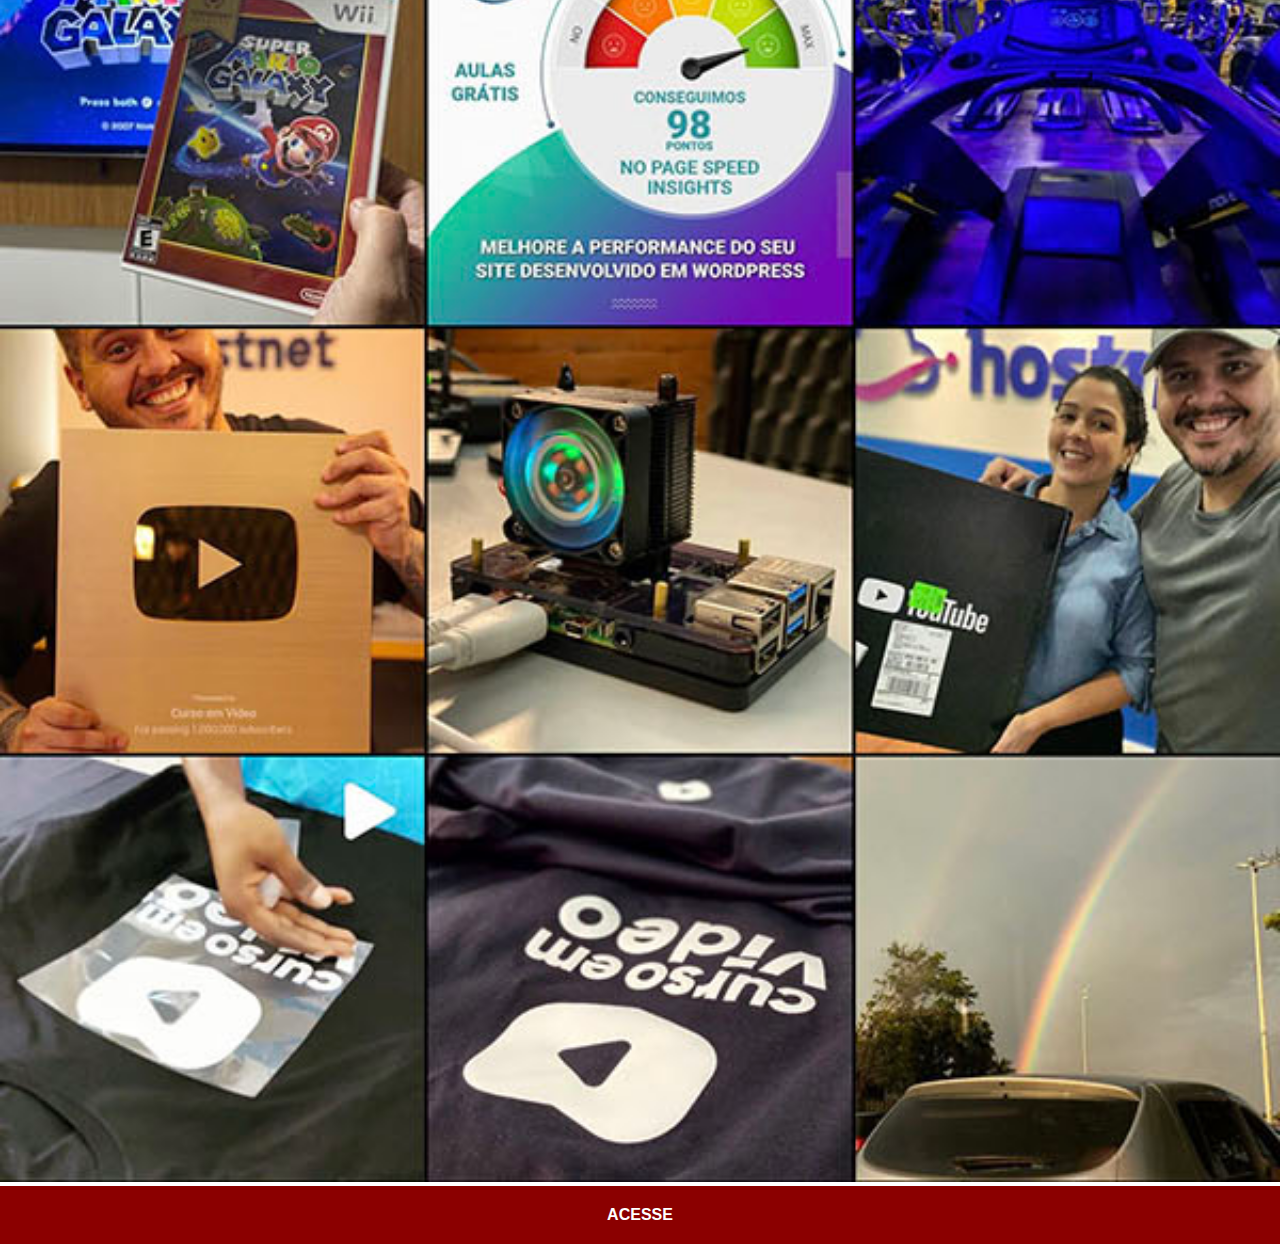
<file: instagram.html>
<!DOCTYPE html>
<html lang="pt-br">
<head>
    <meta charset="UTF-8">
    <meta http-equiv="X-UA-Compatible" content="IE=edge">
    <meta name="viewport" content="width=device-width, initial-scale=1.0">
    <title>Instagram</title>
    <link rel="stylesheet" href="estilos/social.css">
</head>
<body>
    <img src="imagens/tela-instagram.jpg" alt="Instagram">
    <a href="https://www.instagram.com/marianjhulyan/" target="_blank">ACESSE</a>
</body>
</html>
</file>
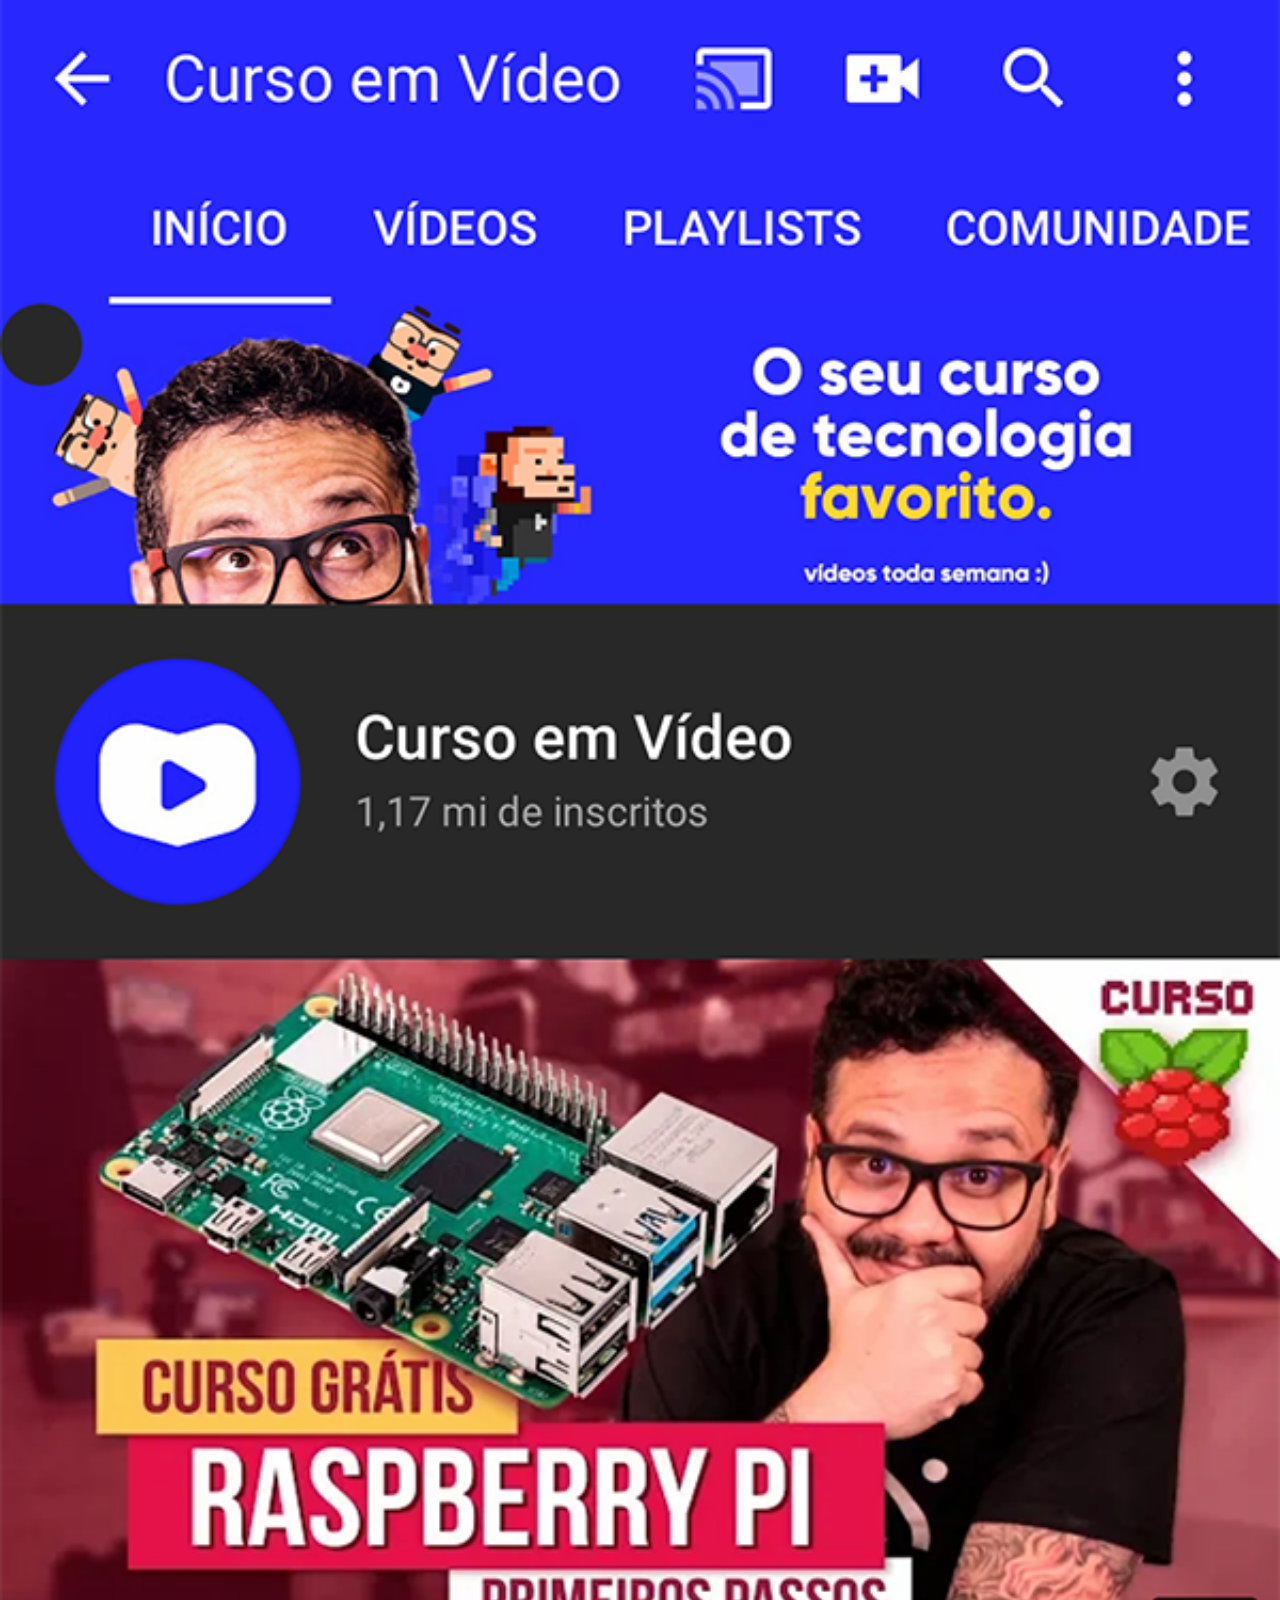
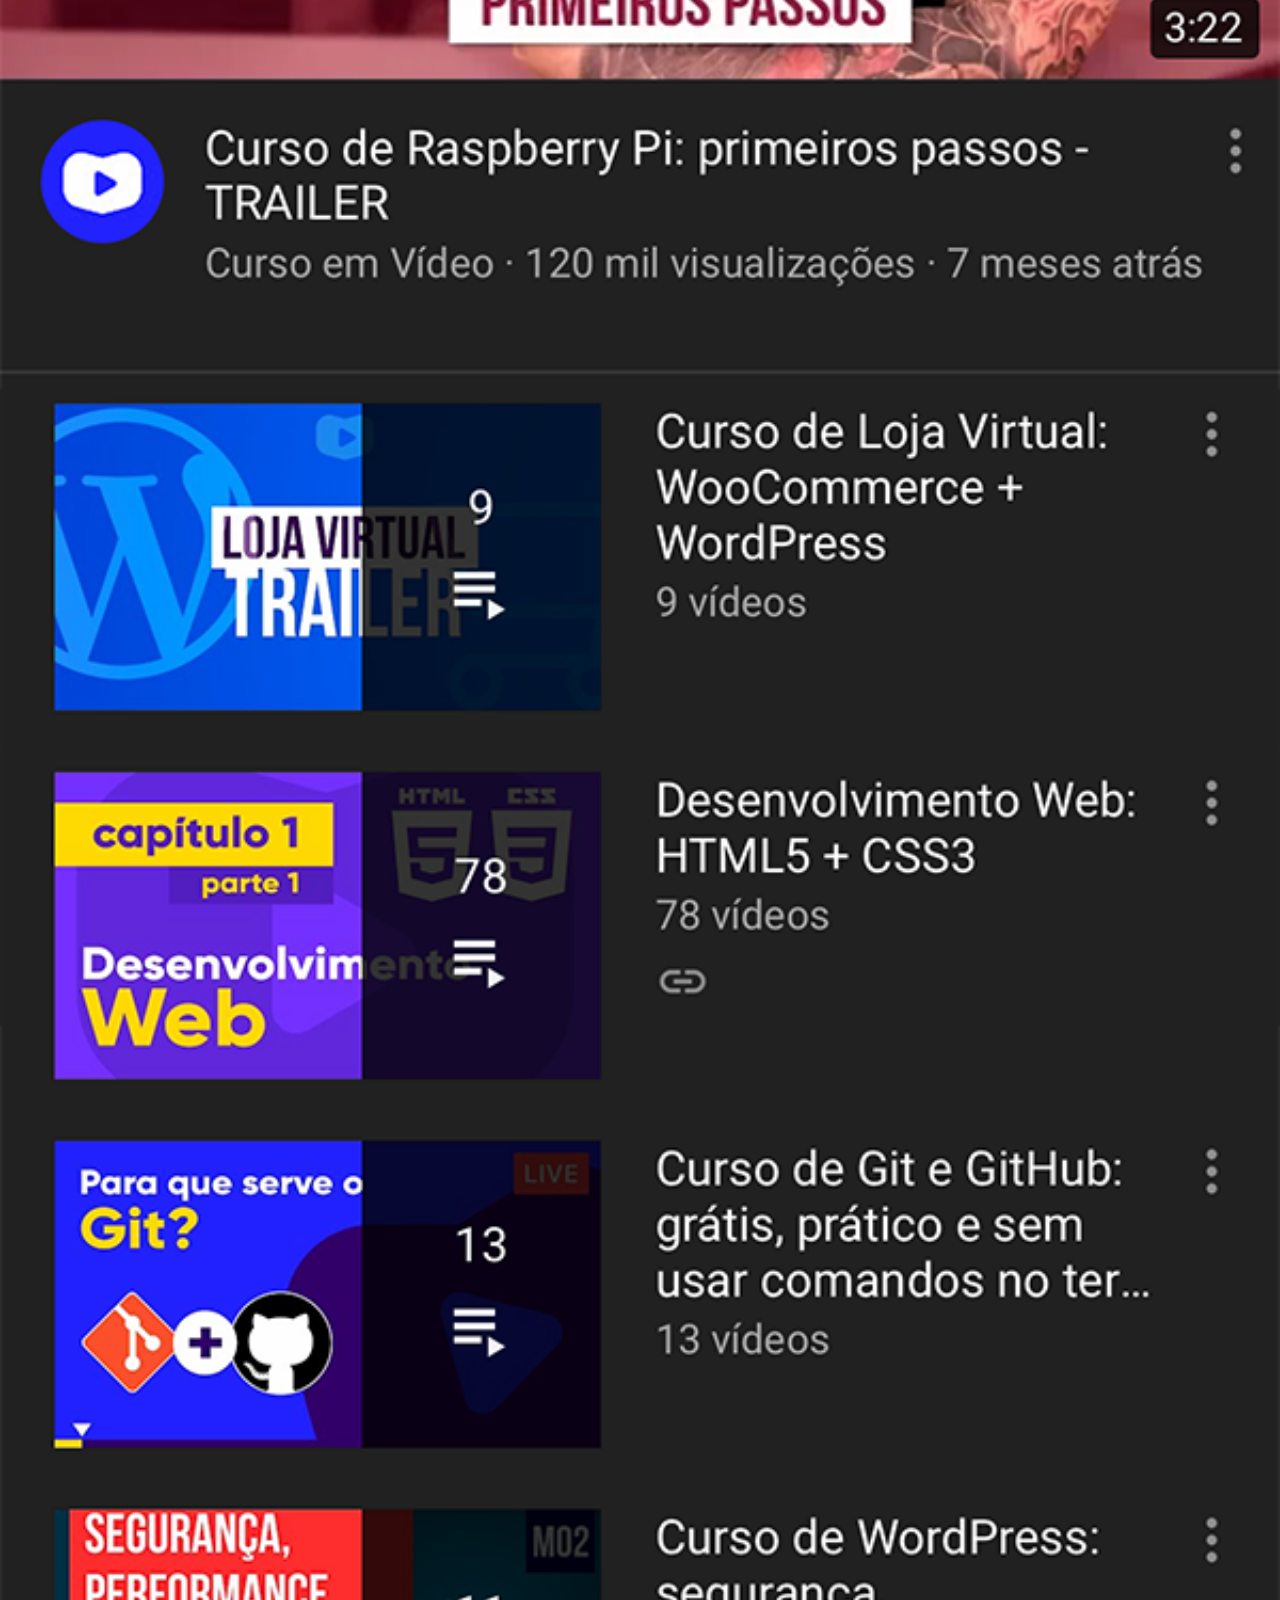
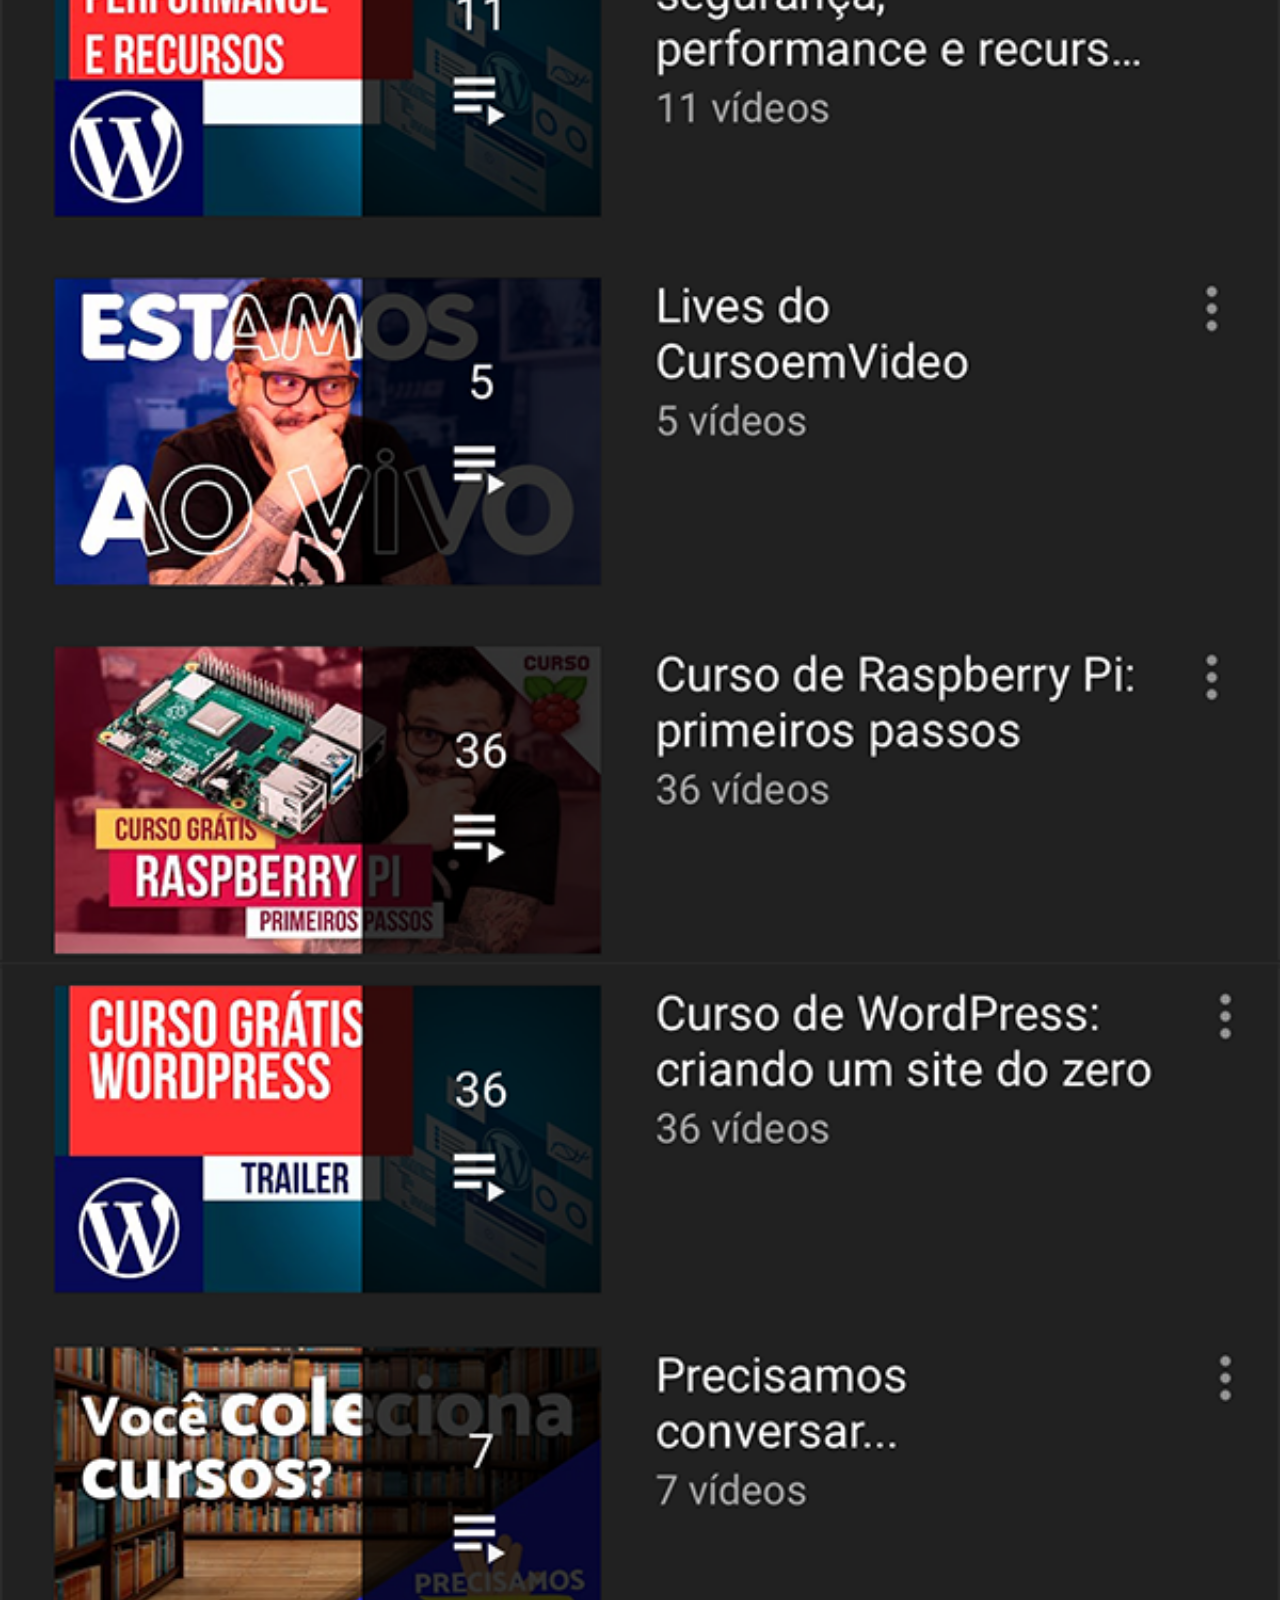
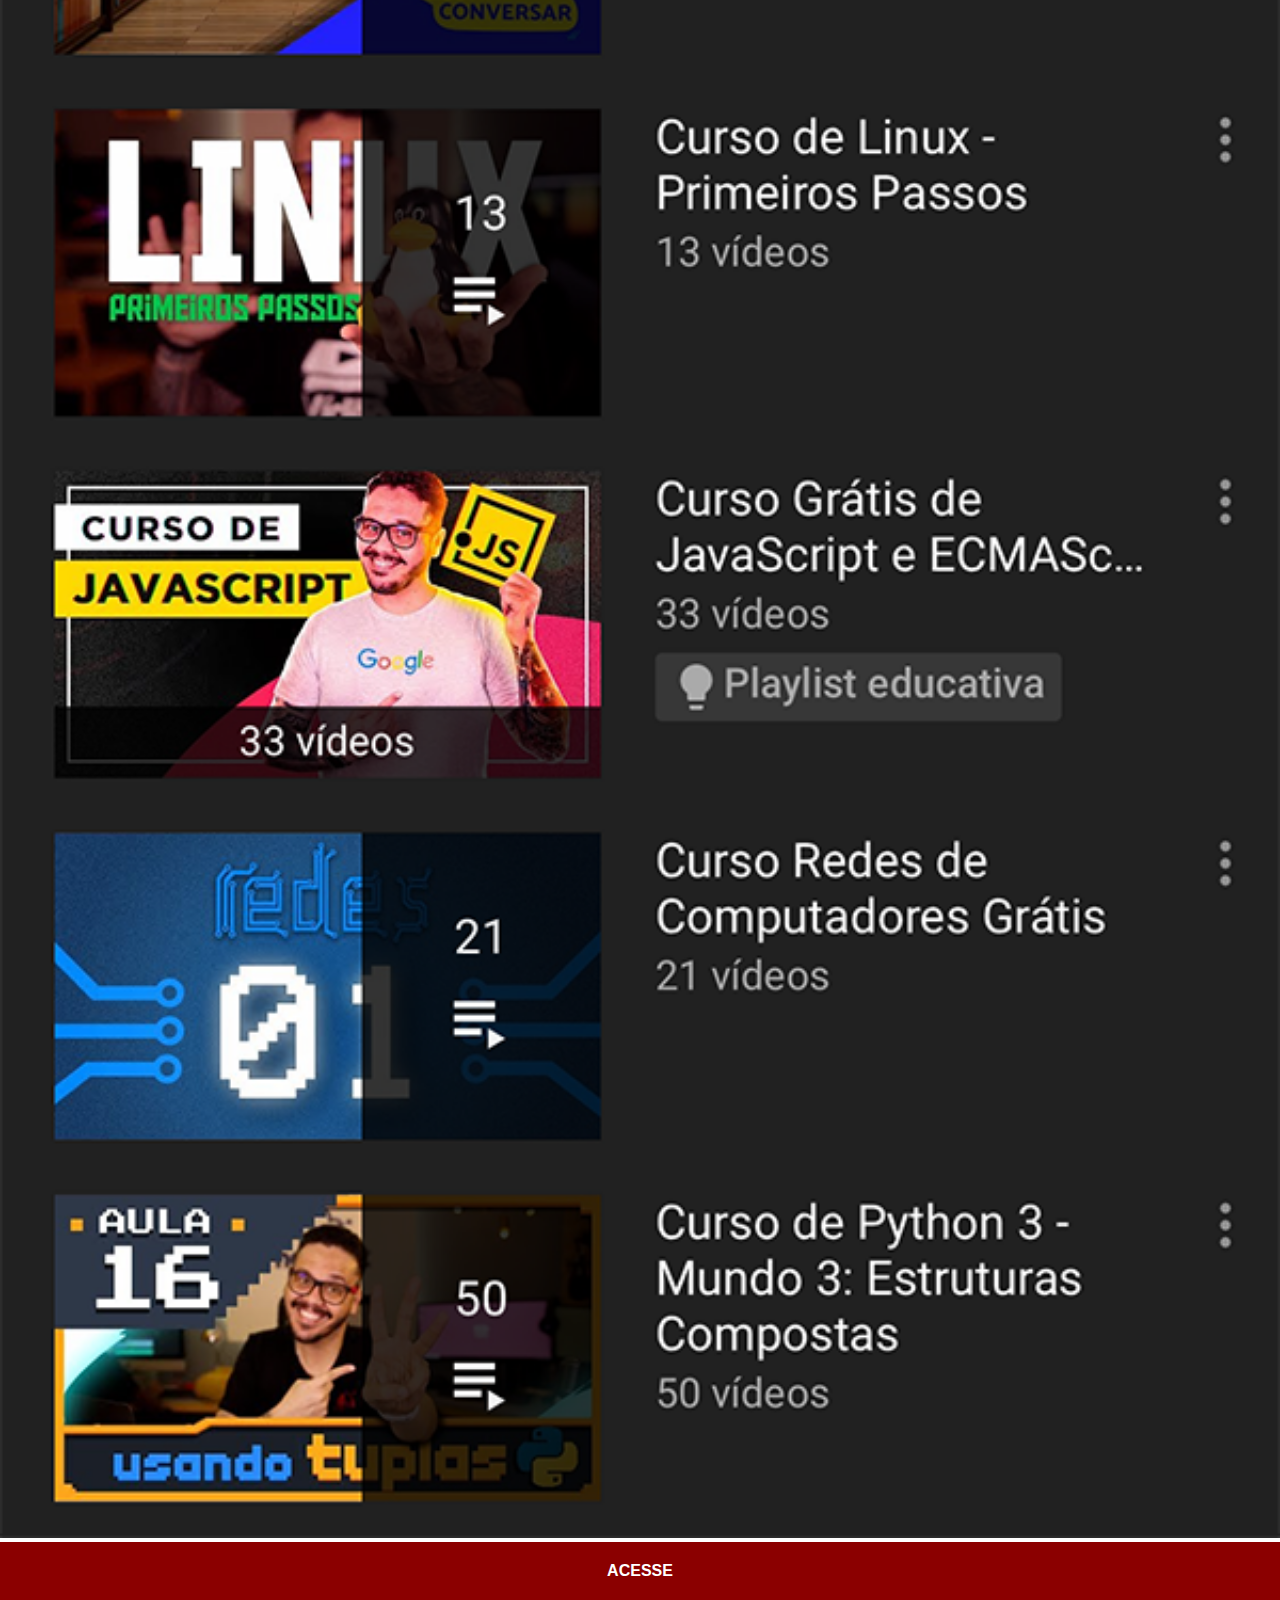
<file: youtube.html>
<!DOCTYPE html>
<html lang="pt-br">
<head>
    <meta charset="UTF-8">
    <meta http-equiv="X-UA-Compatible" content="IE=edge">
    <meta name="viewport" content="width=device-width, initial-scale=1.0">
    <title>Youtube</title>
    <link rel="stylesheet" href="estilos/social.css">
</head>
<body>
    <img src="imagens/tela-youtube.png" alt="Youtube">
    <a href="https://www.youtube.com/@CursoemVideo/playlists" target="_blank">ACESSE</a>
</body>
</html>
</file>
<file: estilos/social.css>
@charset "UTF-8";

* {
    margin: 0px;
    padding: 0px;
    font-family: Arial, Helvetica, sans-serif;
}

::-webkit-scrollbar {
    margin: 0px;
    height: 0px;
}

img {
    width: 100vw;
}

a {
    display: block;
    background-color: darkred;
    color: white;
    padding: 20px;
    text-align: center;
    font-weight: bolder;
    text-decoration: none;
}
</file>
